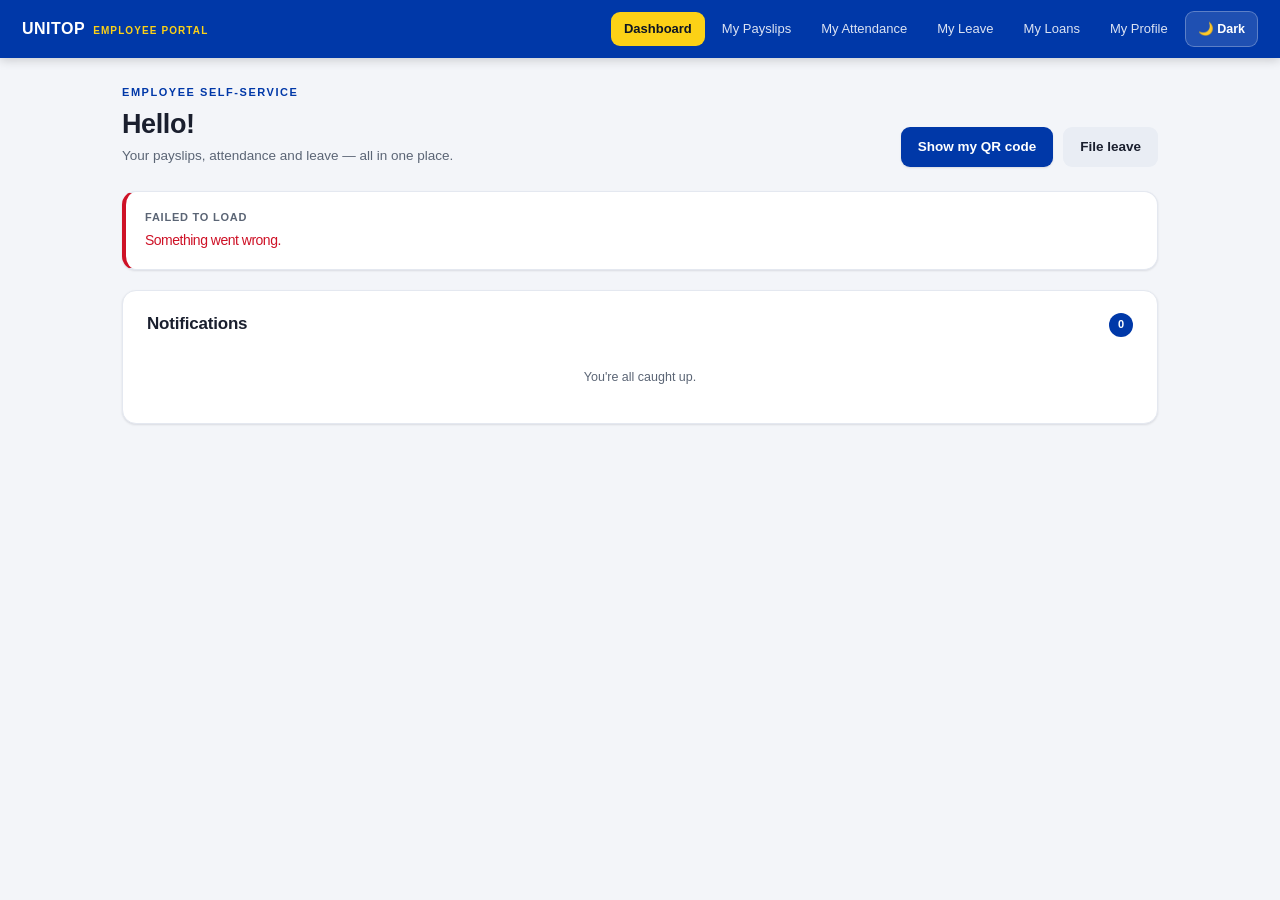
<file: index.html>
<!DOCTYPE html>
<html lang="en">
<head>
<script>(function(){try{var t=localStorage.getItem('unitop-theme');if(!t){t=(window.matchMedia&&window.matchMedia('(prefers-color-scheme: dark)').matches)?'dark':'light';}document.documentElement.setAttribute('data-theme',t);}catch(e){}})();</script>
<meta charset="UTF-8">
<meta name="viewport" content="width=device-width, initial-scale=1">
<meta name="theme-color" content="#0038A8">
<title>My Dashboard — UNITOP Employee Portal</title>
<link rel="stylesheet" href="assets/css/style.css?v=20261031notifications">
</head>
<body>
<nav class="employee-nav">
    <span class="brand">UNITOP <small>Employee Portal</small></span>
    <div class="nav-links">
        <a href="index.html" data-page="index.html" aria-current="page">Dashboard</a>
        <a href="payslips.html" data-page="payslips.html">My Payslips</a>
        <a href="attendance.html" data-page="attendance.html">My Attendance</a>
        <a href="leave.html" data-page="leave.html">My Leave</a>
        <a href="loans.html" data-page="loans.html">My Loans</a>
        <a href="profile.html" data-page="profile.html">My Profile</a>
        <button type="button" class="theme-toggle" data-theme-toggle>🌙 Dark</button>
    </div>
</nav>

<main class="container">

    <header class="page-head">
        <div class="page-head-main">
            <p class="eyebrow">Employee self-service</p>
            <h1>Hello!</h1>
            <p class="subtitle">Your payslips, attendance and leave — all in one place.</p>
        </div>
        <div class="page-head-actions">
            <a class="btn btn-primary" href="attendance.html">Show my QR code</a>
            <a class="btn btn-plain" href="leave.html">File leave</a>
        </div>
    </header>

    <div id="kpi-grid" class="kpi-grid">
        <div class="kpi-tile"><div class="kpi-label">Loading…</div></div>
    </div>

    <div class="card notification-card" id="notification-card">
        <div class="card-head">
            <h2 class="card-title">Notifications</h2>
            <span id="notification-count" class="notification-count">0</span>
        </div>
        <div id="notification-list" class="notification-list">
            <div class="notification-empty">Loading…</div>
        </div>
    </div>

</main>

<script src="assets/js/axios.min.js"></script>
<script src="assets/js/sweetalert2.min.js"></script>
<script src="assets/js/dialogs.js"></script>
<script src="assets/js/api.js?v=20261020logoutalert"></script>
<script src="assets/js/dashboard.js?v=20261031notifications"></script>
<script src="assets/js/theme.js"></script>
</body>
</html>
</file>
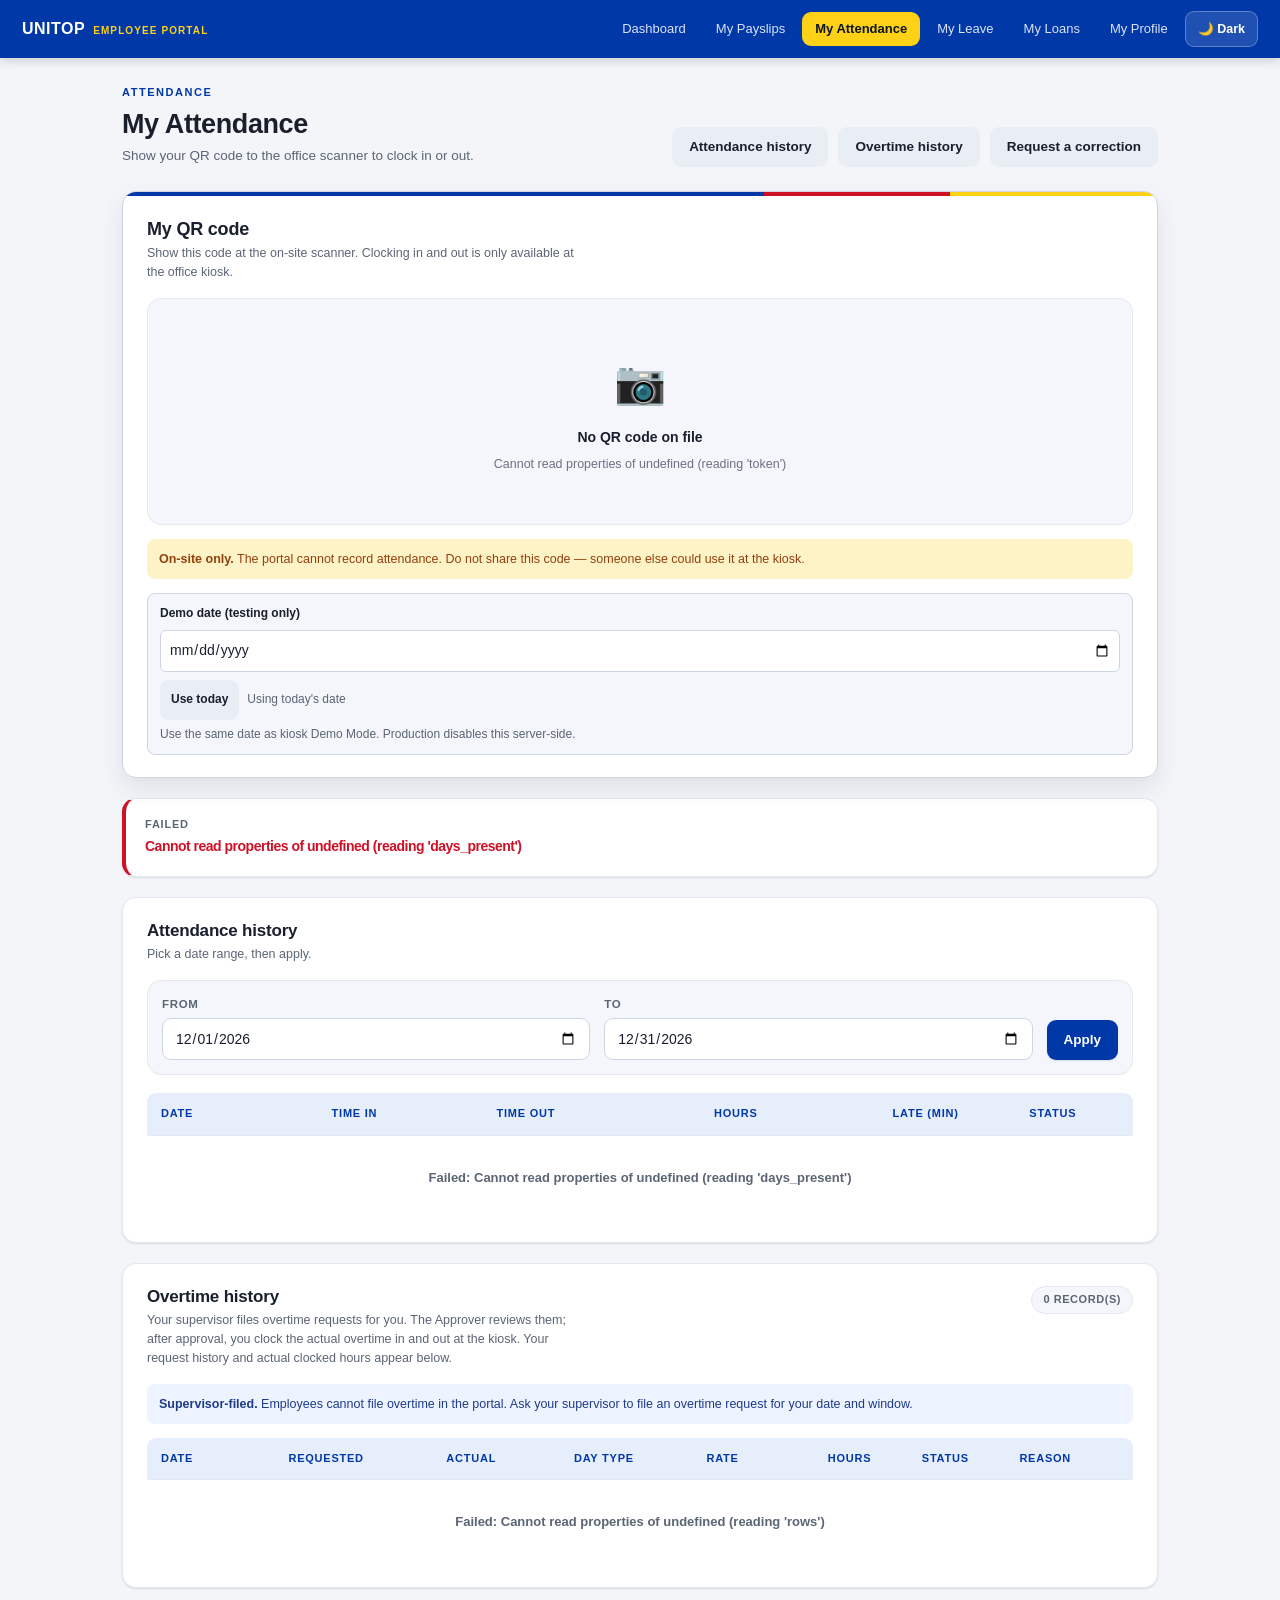
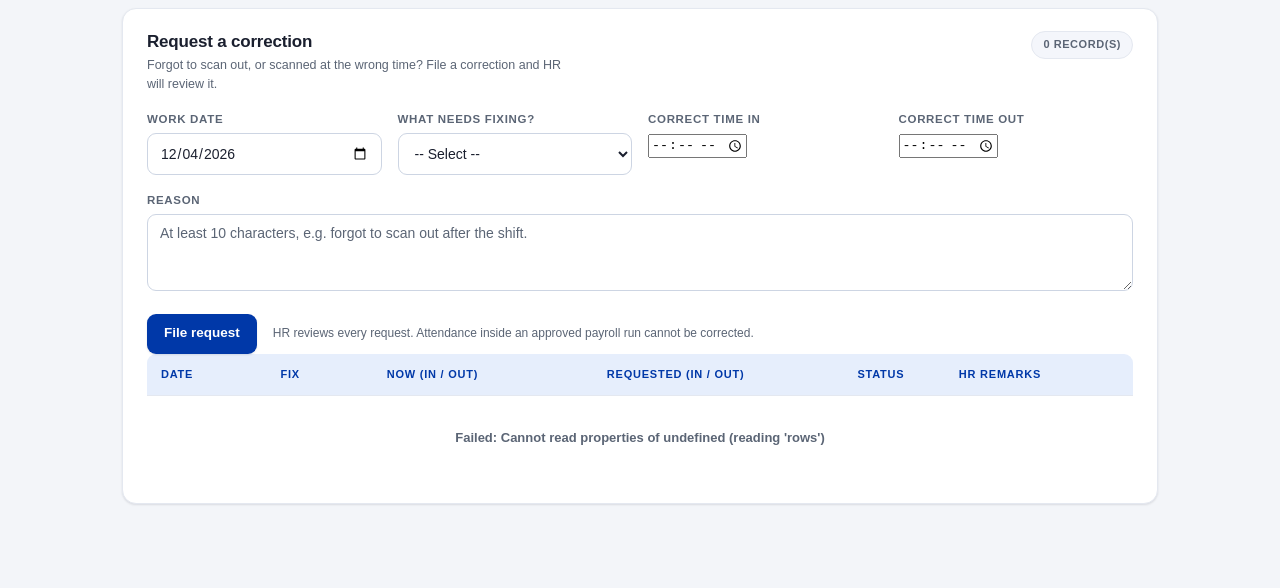
<file: attendance.html>
<!DOCTYPE html>
<html lang="en">
<head>
<script>(function(){try{var t=localStorage.getItem('unitop-theme');if(!t){t=(window.matchMedia&&window.matchMedia('(prefers-color-scheme: dark)').matches)?'dark':'light';}document.documentElement.setAttribute('data-theme',t);}catch(e){}})();</script>
<meta charset="UTF-8">
<meta name="viewport" content="width=device-width, initial-scale=1">
<meta name="theme-color" content="#0038A8">
<title>My Attendance — UNITOP Employee Portal</title>
<link rel="stylesheet" href="assets/css/style.css">
</head>
<body>
<nav class="employee-nav">
    <span class="brand">UNITOP <small>Employee Portal</small></span>
    <div class="nav-links">
        <a href="index.html" data-page="index.html">Dashboard</a>
        <a href="payslips.html" data-page="payslips.html">My Payslips</a>
        <a href="attendance.html" data-page="attendance.html" aria-current="page">My Attendance</a>
        <a href="leave.html" data-page="leave.html">My Leave</a>
        <a href="loans.html" data-page="loans.html">My Loans</a>
        <a href="profile.html" data-page="profile.html">My Profile</a>
        <button type="button" class="theme-toggle" data-theme-toggle>ðŸŒ™ Dark</button>
    </div>
</nav>

<main class="container">

    <header class="page-head">
        <div class="page-head-main">
            <p class="eyebrow">Attendance</p>
            <h1>My Attendance</h1>
            <p class="subtitle">Show your QR code to the office scanner to clock in or out.</p>
        </div>
        <div class="page-head-actions">
            <a class="btn btn-plain" href="#history">Attendance history</a>
            <a class="btn btn-plain" href="#overtime">Overtime history</a>
            <a class="btn btn-plain" href="#corrections">Request a correction</a>
        </div>
    </header>

    <div id="msg" class="msg hidden"></div>

    <!-- ================= MY QR CODE — for the on-site scanner only ================= -->
    <div class="card" id="qr-card">
        <div class="card-head">
            <div>
                <h2 class="card-title">My QR code</h2>
                <p class="card-sub">Show this code at the on-site scanner. Clocking in and out is only available at the office kiosk.</p>
            </div>
        </div>

        <div id="qr-display">
            <div class="card-sub">Loading your codeâ€¦</div>
        </div>

        <div style="margin-top:14px;padding:10px 12px;border-radius:8px;background:#fef3c7;color:#92400e;font-size:12.5px;">
            <strong>On-site only.</strong> The portal cannot record attendance. Do not share this code — someone else could use it at the kiosk.
        </div>

        <div style="margin-top:14px;padding:10px 12px;border:1px solid var(--border-mid);border-radius:8px;background:var(--surface-2);font-size:12px;color:var(--muted);">
            <label for="qr_demo_date" style="font-weight:700;color:var(--text);">Demo date (testing only)</label>
            <div style="display:flex;gap:8px;align-items:center;flex-wrap:wrap;margin-top:6px;">
                <input type="date" id="qr_demo_date" style="padding:6px 8px;border:1px solid var(--border-mid);border-radius:6px;background:var(--control-bg);color:var(--text);">
                <button type="button" class="btn btn-plain" id="qr_demo_clear" style="padding:6px 10px;font-size:12px;">Use today</button>
                <span id="qr_demo_note" style="color:var(--muted);"></span>
            </div>
            <div style="margin-top:5px;color:var(--muted);">Use the same date as kiosk Demo Mode. Production disables this server-side.</div>
        </div>
    </div>

    <!-- ================= THIS MONTH AT A GLANCE ================= -->
    <div id="kpi-grid" class="kpi-grid">
        <div class="kpi-tile"><div class="kpi-label">Loadingâ€¦</div></div>
    </div>

    <!-- ================= ATTENDANCE HISTORY ================= -->
    <div class="card" id="history">
        <div class="card-head">
            <div>
                <h2 class="card-title">Attendance history</h2>
                <p class="card-sub">Pick a date range, then apply.</p>
            </div>
            <span class="scroll-hint" aria-hidden="true">Swipe â†’</span>
        </div>

        <form id="filter-form" class="filter-form">
            <div class="field">
                <label class="field-label" for="from_date">From</label>
                <input type="date" id="from_date" name="from_date" required>
            </div>
            <div class="field">
                <label class="field-label" for="to_date">To</label>
                <input type="date" id="to_date" name="to_date" required>
            </div>
            <button class="btn btn-primary" type="submit">Apply</button>
        </form>

        <div class="table-wrap">
            <table>
                <thead>
                    <tr>
                        <th scope="col">Date</th>
                        <th scope="col" class="col-center">Time In</th>
                        <th scope="col" class="col-center">Time Out</th>
                        <th scope="col" style="text-align:right;">Hours</th>
                        <th scope="col" style="text-align:right;">Late (min)</th>
                        <th scope="col" class="col-center">Status</th>
                    </tr>
                </thead>
                <tbody id="rows">
                    <tr class="loading-row"><td colspan="6">Loadingâ€¦</td></tr>
                </tbody>
            </table>
        </div>
    </div>

    <!-- ================= OVERTIME HISTORY ================= -->
    <div class="card" id="overtime">
        <div class="card-head">
            <div>
                <h2 class="card-title">Overtime history</h2>
                <p class="card-sub">Your supervisor files overtime requests for you. The Approver reviews them; after approval, you clock the actual overtime in and out at the kiosk. Your request history and actual clocked hours appear below.</p>
            </div>
            <span class="count-pill" id="ot-count">0 record(s)</span>
        </div>

        <div style="margin-bottom:14px;padding:10px 12px;border-radius:8px;background:#eef4ff;color:#1e3a8a;font-size:12.5px;">
            <strong>Supervisor-filed.</strong> Employees cannot file overtime in the portal. Ask your supervisor to file an overtime request for your date and window.
        </div>

        <div class="table-wrap">
            <table>
                <thead>
                    <tr>
                        <th scope="col">Date</th>
                        <th scope="col" class="col-center">Requested</th>
                        <th scope="col" class="col-center">Actual</th>
                        <th scope="col" class="col-center">Day type</th>
                        <th scope="col" class="col-center">Rate</th>
                        <th scope="col" style="text-align:right;">Hours</th>
                        <th scope="col" class="col-center">Status</th>
                        <th scope="col">Reason</th>
                    </tr>
                </thead>
                <tbody id="ot-rows">
                    <tr class="loading-row"><td colspan="8">Loading...</td></tr>
                </tbody>
            </table>
        </div>
    </div>

    <!-- ================= REQUEST A CORRECTION ================= -->
    <div class="card" id="corrections">
        <div class="card-head">
            <div>
                <h2 class="card-title">Request a correction</h2>
                <p class="card-sub">Forgot to scan out, or scanned at the wrong time? File a correction and HR will review it.</p>
            </div>
            <div class="card-head-side">
                <span class="count-pill" id="correction-count">0 record(s)</span>
                <span class="scroll-hint" aria-hidden="true">Swipe &rarr;</span>
            </div>
        </div>

        <form id="correction-form">
            <div class="form-grid">
                <div class="field">
                    <label class="field-label" for="correction_date">Work date</label>
                    <input type="date" id="correction_date" name="correction_date" required>
                </div>
                <div class="field">
                    <label class="field-label" for="correction_type">What needs fixing?</label>
                    <select id="correction_type" name="correction_type" required>
                        <option value="">-- Select --</option>
                        <option value="clock_in">Clock-in time</option>
                        <option value="clock_out">Clock-out time</option>
                        <option value="both">Both times</option>
                    </select>
                </div>
                <div class="field">
                    <label class="field-label" for="requested_time_in">Correct time in</label>
                    <input type="time" id="requested_time_in" name="requested_time_in">
                </div>
                <div class="field">
                    <label class="field-label" for="requested_time_out">Correct time out</label>
                    <input type="time" id="requested_time_out" name="requested_time_out">
                </div>
            </div>
            <div class="field" style="margin-bottom:16px;">
                <label class="field-label" for="correction_reason">Reason</label>
                <textarea id="correction_reason" name="correction_reason" rows="3" maxlength="500" required placeholder="At least 10 characters, e.g. forgot to scan out after the shift."></textarea>
            </div>
            <div class="form-actions">
                <button class="btn btn-primary" type="submit">File request</button>
                <p class="form-note">HR reviews every request. Attendance inside an approved payroll run cannot be corrected.</p>
            </div>
        </form>

        <div class="table-wrap">
            <table>
                <thead>
                    <tr>
                        <th scope="col">Date</th>
                        <th scope="col" class="col-center">Fix</th>
                        <th scope="col" class="col-center">Now (in / out)</th>
                        <th scope="col" class="col-center">Requested (in / out)</th>
                        <th scope="col" class="col-center">Status</th>
                        <th scope="col">HR remarks</th>
                    </tr>
                </thead>
                <tbody id="correction-rows">
                    <tr class="loading-row"><td colspan="6">Loading...</td></tr>
                </tbody>
            </table>
        </div>
    </div>

</main>

<script src="assets/js/axios.min.js"></script>
<script src="assets/js/sweetalert2.min.js"></script>
<script src="assets/js/dialogs.js"></script>
<script src="assets/js/qrcode.min.js"></script>
<script src="assets/js/api.js?v=20261020logoutalert"></script>
<script src="assets/js/attendance.js?v=20261030qrvalue"></script>
<script src="assets/js/theme.js"></script>
</body>
</html>
</file>
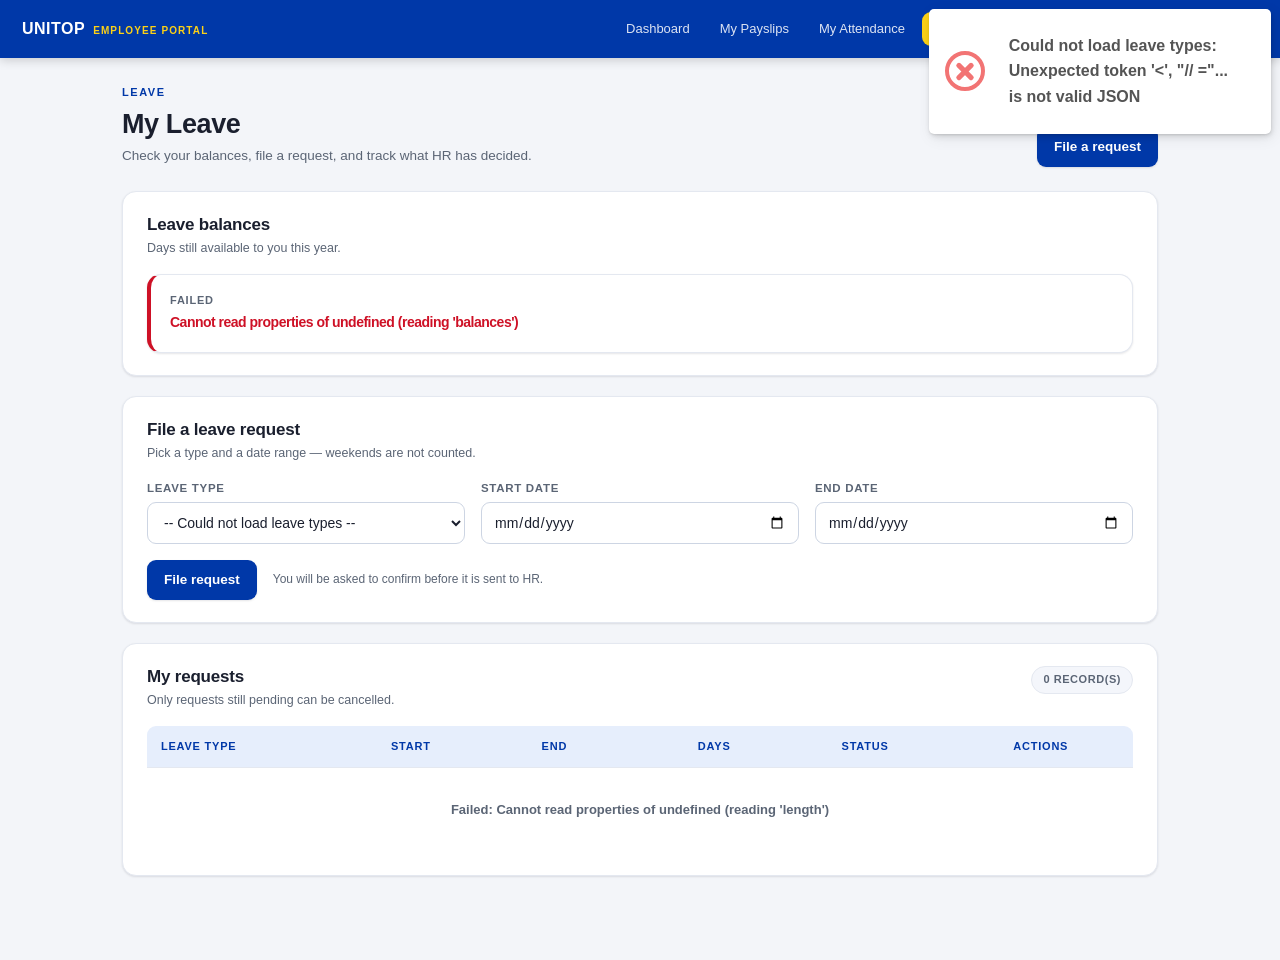
<file: leave.html>
<!DOCTYPE html>
<html lang="en">
<head>
<script>(function(){try{var t=localStorage.getItem('unitop-theme');if(!t){t=(window.matchMedia&&window.matchMedia('(prefers-color-scheme: dark)').matches)?'dark':'light';}document.documentElement.setAttribute('data-theme',t);}catch(e){}})();</script>
<meta charset="UTF-8">
<meta name="viewport" content="width=device-width, initial-scale=1">
<meta name="theme-color" content="#0038A8">
<title>My Leave — UNITOP Employee Portal</title>
<link rel="stylesheet" href="assets/css/style.css">
</head>
<body>
<nav class="employee-nav">
    <span class="brand">UNITOP <small>Employee Portal</small></span>
    <div class="nav-links">
        <a href="index.html" data-page="index.html">Dashboard</a>
        <a href="payslips.html" data-page="payslips.html">My Payslips</a>
        <a href="attendance.html" data-page="attendance.html">My Attendance</a>
        <a href="leave.html" data-page="leave.html" aria-current="page">My Leave</a>
        <a href="loans.html" data-page="loans.html">My Loans</a>
        <a href="profile.html" data-page="profile.html">My Profile</a>
        <button type="button" class="theme-toggle" data-theme-toggle>🌙 Dark</button>
    </div>
</nav>

<main class="container">

    <header class="page-head">
        <div class="page-head-main">
            <p class="eyebrow">Leave</p>
            <h1>My Leave</h1>
            <p class="subtitle">Check your balances, file a request, and track what HR has decided.</p>
        </div>
        <div class="page-head-actions">
            <a class="btn btn-primary" href="#leave-form">File a request</a>
        </div>
    </header>

    <div id="msg" class="msg hidden"></div>

    <!-- ================= BALANCES ================= -->
    <div class="card">
        <div class="card-head">
            <div>
                <h2 class="card-title">Leave balances</h2>
                <p class="card-sub">Days still available to you this year.</p>
            </div>
        </div>
        <div id="balances-grid" class="kpi-grid">
            <div class="kpi-tile"><div class="kpi-label">Loading…</div></div>
        </div>
    </div>

    <!-- ================= FILE A REQUEST ================= -->
    <div class="card">
        <div class="card-head">
            <div>
                <h2 class="card-title">File a leave request</h2>
                <p class="card-sub">Pick a type and a date range — weekends are not counted.</p>
            </div>
        </div>

        <form id="leave-form">
            <div class="form-grid">
                <div class="field">
                    <label class="field-label" for="leave_type_id">Leave type</label>
                    <select id="leave_type_id" name="leave_type_id" required>
                        <option value="">-- Select --</option>
                    </select>
                </div>
                <div class="field">
                    <label class="field-label" for="start_date">Start date</label>
                    <input type="date" id="start_date" name="start_date" required>
                </div>
                <div class="field">
                    <label class="field-label" for="end_date">End date</label>
                    <input type="date" id="end_date" name="end_date" required>
                </div>
            </div>
            <div class="form-actions">
                <button class="btn btn-primary" type="submit">File request</button>
                <p class="form-note">You will be asked to confirm before it is sent to HR.</p>
            </div>
        </form>
    </div>

    <!-- ================= MY REQUESTS ================= -->
    <div class="card" id="requests">
        <div class="card-head">
            <div>
                <h2 class="card-title">My requests</h2>
                <p class="card-sub">Only requests still pending can be cancelled.</p>
            </div>
            <div class="card-head-side">
                <span class="count-pill" id="record-count">0 record(s)</span>
                <span class="scroll-hint" aria-hidden="true">Swipe →</span>
            </div>
        </div>

        <div class="table-wrap">
            <table>
                <thead>
                    <tr>
                        <th scope="col">Leave Type</th>
                        <th scope="col">Start</th>
                        <th scope="col">End</th>
                        <th scope="col" class="col-center">Days</th>
                        <th scope="col" class="col-center">Status</th>
                        <th scope="col" class="col-center">Actions</th>
                    </tr>
                </thead>
                <tbody id="rows">
                    <tr class="loading-row"><td colspan="6">Loading…</td></tr>
                </tbody>
            </table>
        </div>
    </div>

</main>

<script src="assets/js/axios.min.js"></script>
<script src="assets/js/sweetalert2.min.js"></script>
<script src="assets/js/dialogs.js"></script>
<script src="assets/js/api.js?v=20261020logoutalert"></script>
<script src="assets/js/leave.js?v=20261018e"></script>
<script src="assets/js/theme.js"></script>
</body>
</html>
</file>
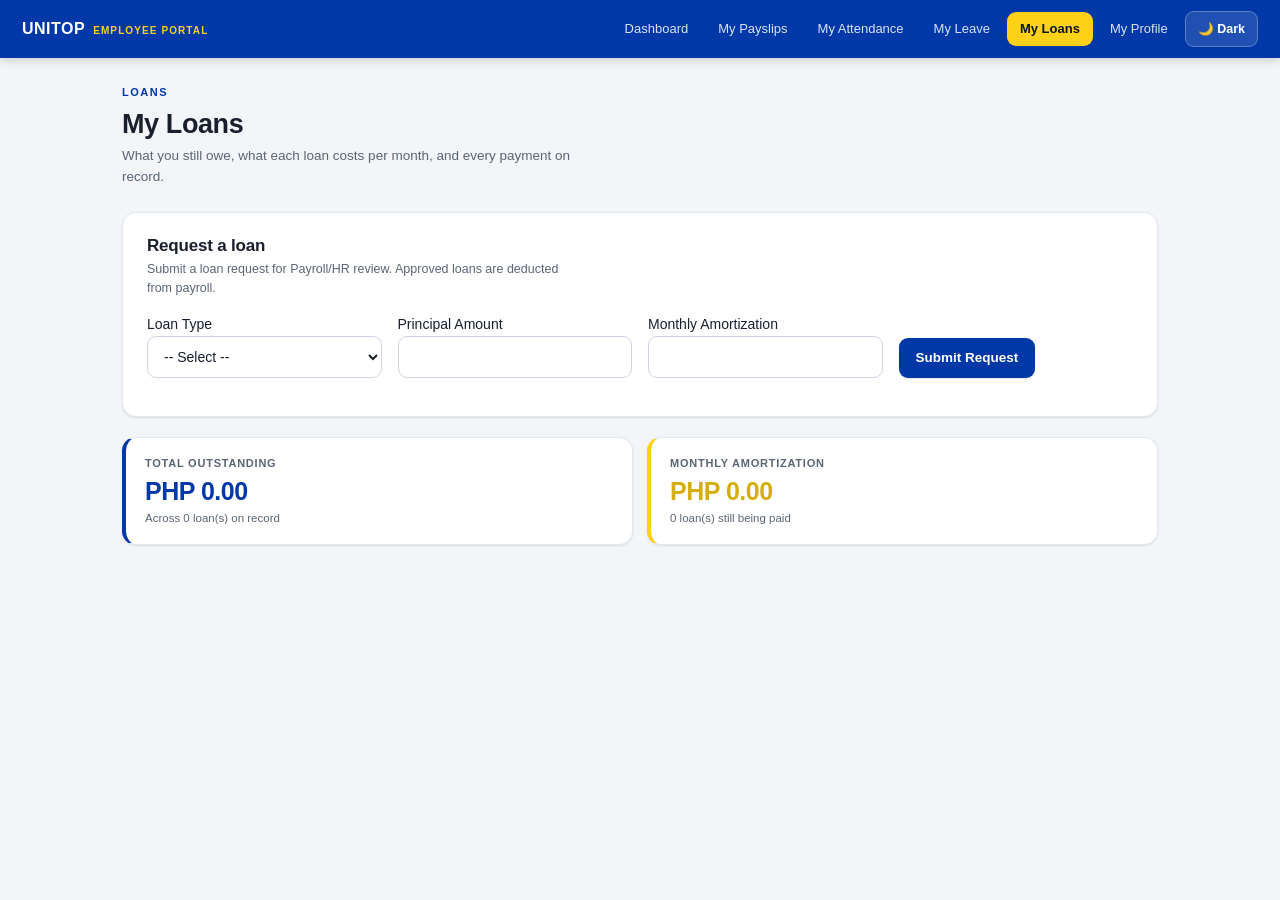
<file: loans.html>
<!DOCTYPE html>
<html lang="en">
<head>
<script>(function(){try{var t=localStorage.getItem('unitop-theme');if(!t){t=(window.matchMedia&&window.matchMedia('(prefers-color-scheme: dark)').matches)?'dark':'light';}document.documentElement.setAttribute('data-theme',t);}catch(e){}})();</script>
<meta charset="UTF-8">
<meta name="viewport" content="width=device-width, initial-scale=1">
<meta name="theme-color" content="#0038A8">
<title>My Loans - UNITOP Employee Portal</title>
<link rel="stylesheet" href="assets/css/style.css">
</head>
<body>
<nav class="employee-nav">
    <span class="brand">UNITOP <small>Employee Portal</small></span>
    <div class="nav-links">
        <a href="index.html" data-page="index.html">Dashboard</a>
        <a href="payslips.html" data-page="payslips.html">My Payslips</a>
        <a href="attendance.html" data-page="attendance.html">My Attendance</a>
        <a href="leave.html" data-page="leave.html">My Leave</a>
        <a href="loans.html" data-page="loans.html" aria-current="page">My Loans</a>
        <a href="profile.html" data-page="profile.html">My Profile</a>
        <button type="button" class="theme-toggle" data-theme-toggle>Dark</button>
    </div>
</nav>

<main class="container">

    <header class="page-head">
        <div class="page-head-main">
            <p class="eyebrow">Loans</p>
            <h1>My Loans</h1>
            <p class="subtitle">What you still owe, what each loan costs per month, and every payment on record.</p>
        </div>
    </header>

    <div id="msg" class="msg hidden"></div>

    <div class="card">
        <div class="card-head">
            <div>
                <h2 class="card-title">Request a loan</h2>
                <p class="card-sub">Submit a loan request for Payroll/HR review. Approved loans are deducted from payroll.</p>
            </div>
        </div>
        <div id="loan-request-msg" class="msg hidden"></div>
        <form id="loan-request-form" class="form-grid">
            <div>
                <label>Loan Type</label>
                <select id="request_loan_type" required>
                    <option value="">-- Select --</option>
                    <option>SSS Loan</option>
                    <option>Pag-IBIG Loan</option>
                    <option>Company Loan</option>
                    <option>Cash Advance</option>
                </select>
            </div>
            <div>
                <label>Principal Amount</label>
                <input type="number" id="request_principal" min="0.01" step="0.01" required>
            </div>
            <div>
                <label>Monthly Amortization</label>
                <input type="number" id="request_amortization" min="0.01" step="0.01" required>
            </div>
            <div style="display:flex;align-items:end;">
                <button type="submit" class="btn btn-primary" id="request-loan-btn">Submit Request</button>
            </div>
        </form>
    </div>

    <div id="kpi-grid" class="kpi-grid">

    <div class="card">
        <div class="card-head">
            <div>
                <h2 class="card-title">Loan accounts</h2>
                <p class="card-sub">Balances come straight from payroll's loan records. Contact HR if a loan is missing.</p>
            </div>
            <div class="card-head-side">
                <span class="count-pill" id="record-count">0 record(s)</span>
                <span class="scroll-hint" aria-hidden="true">Swipe &gt;</span>
            </div>
        </div>

        <div class="table-wrap">
            <table>
                <thead>
                    <tr>
                        <th scope="col">Loan</th>
                        <th scope="col">Type</th>
                        <th scope="col" style="text-align:right;">Principal</th>
                        <th scope="col" style="text-align:right;">Paid so far</th>
                        <th scope="col" style="text-align:right;">Outstanding</th>
                        <th scope="col" style="text-align:right;">Monthly</th>
                        <th scope="col" class="col-center">Status</th>
                    </tr>
                </thead>
                <tbody id="rows">
                    <tr class="loading-row"><td colspan="7">Loading...</td></tr>
                </tbody>
            </table>
        </div>
    </div>

    <div class="card">
        <div class="card-head">
            <div>
                <h2 class="card-title">Payment history</h2>
                <p class="card-sub">Loan deductions already applied to your payslips.</p>
            </div>
            <div class="card-head-side">
                <span class="count-pill" id="payment-count">0 record(s)</span>
                <span class="scroll-hint" aria-hidden="true">Swipe &gt;</span>
            </div>
        </div>

        <div class="table-wrap">
            <table>
                <thead>
                    <tr>
                        <th scope="col">Date</th>
                        <th scope="col">Loan</th>
                        <th scope="col" class="col-center">Payslip #</th>
                        <th scope="col" style="text-align:right;">Amount</th>
                    </tr>
                </thead>
                <tbody id="payment-rows">
                    <tr class="loading-row"><td colspan="4">Loading...</td></tr>
                </tbody>
            </table>
        </div>
    </div>

</main>

<script src="assets/js/axios.min.js"></script>
<script src="assets/js/sweetalert2.min.js"></script>
<script src="assets/js/dialogs.js"></script>
<script src="assets/js/api.js?v=20261020logoutalert"></script>
<script src="assets/js/loans.js?v=20261021request"></script>
<script src="assets/js/theme.js"></script>
</body>
</html>
</file>
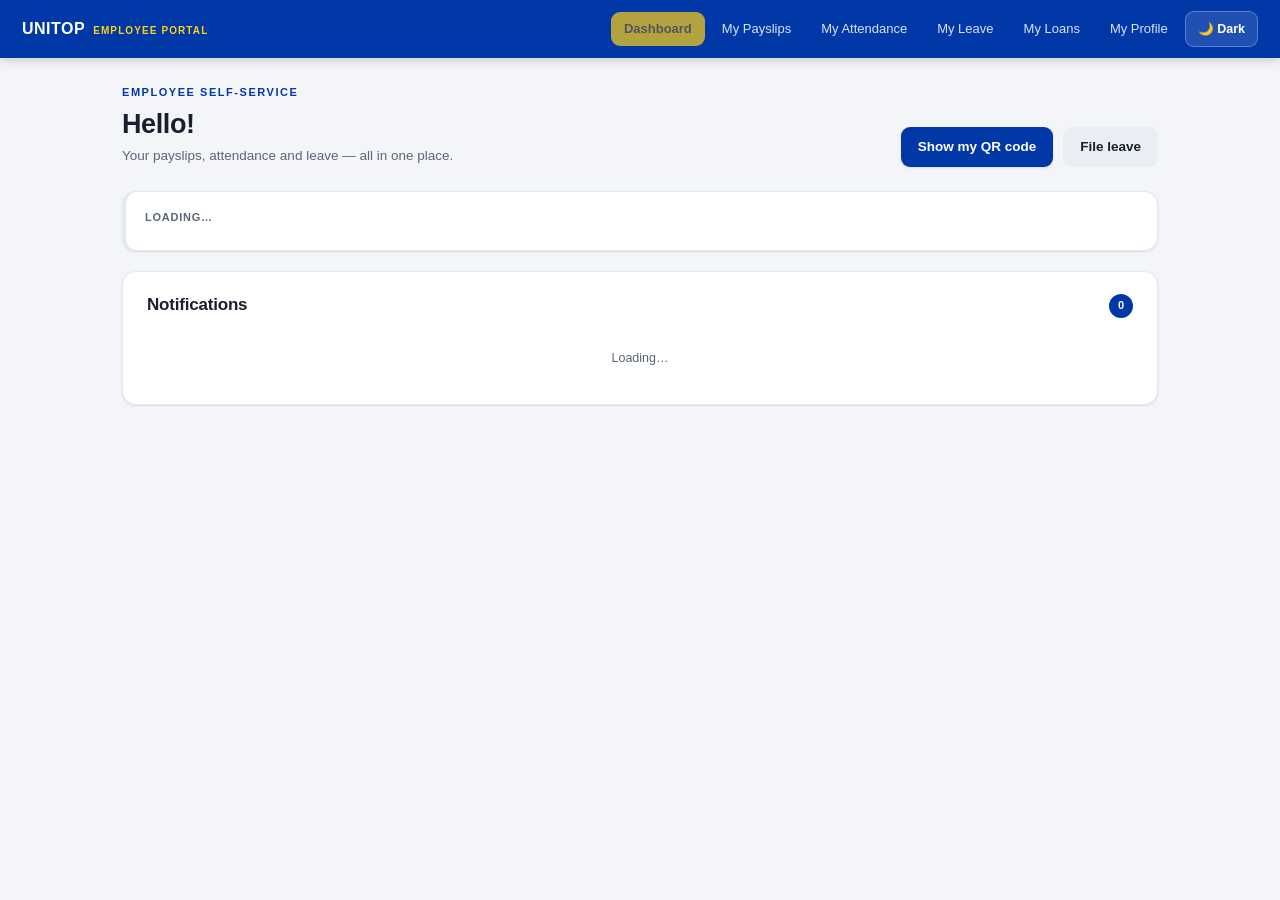
<file: login.html>
<!DOCTYPE html>
<html lang="en">
<head>
<script>(function(){try{var t=localStorage.getItem('unitop-theme');if(!t){t=(window.matchMedia&&window.matchMedia('(prefers-color-scheme: dark)').matches)?'dark':'light';}document.documentElement.setAttribute('data-theme',t);}catch(e){}})();</script>
<meta charset="UTF-8">
<meta name="viewport" content="width=device-width, initial-scale=1">
<meta name="theme-color" content="#0038A8">
<title>Employee Login — UNITOP</title>
<link rel="stylesheet" href="assets/css/style.css">
</head>
<body class="login-body">

<button type="button" class="theme-toggle theme-toggle-floating" data-theme-toggle>🌙 Dark</button>

<main class="login-wrap">
    <div class="login-card">
        <div class="login-brand">
            <h1>UNITOP</h1>
            <p class="login-sub">Employee Portal</p>
            <p class="login-tagline">Log in with the username and password HR gave you.</p>
        </div>

        <div id="msg" class="msg hidden" role="status" aria-live="polite"></div>

        <form id="login-form">
            <div class="login-field">
                <label for="username">Username</label>
                <input type="text" id="username" name="username" autocomplete="username"
                       autocapitalize="none" spellcheck="false" required autofocus>
            </div>
            <div class="login-field">
                <label for="password">Password</label>
                <input type="password" id="password" name="password" autocomplete="current-password" required>
            </div>
            <button class="btn btn-primary login-btn" type="submit" id="login-btn">Log In</button>
        </form>

        <p class="login-footer">UNITOP Payroll System — Employee Self-Service</p>
    </div>
</main>

<script src="assets/js/axios.min.js"></script>
<script src="assets/js/login.js"></script>
<script src="assets/js/theme.js"></script>
</body>
</html>
</file>
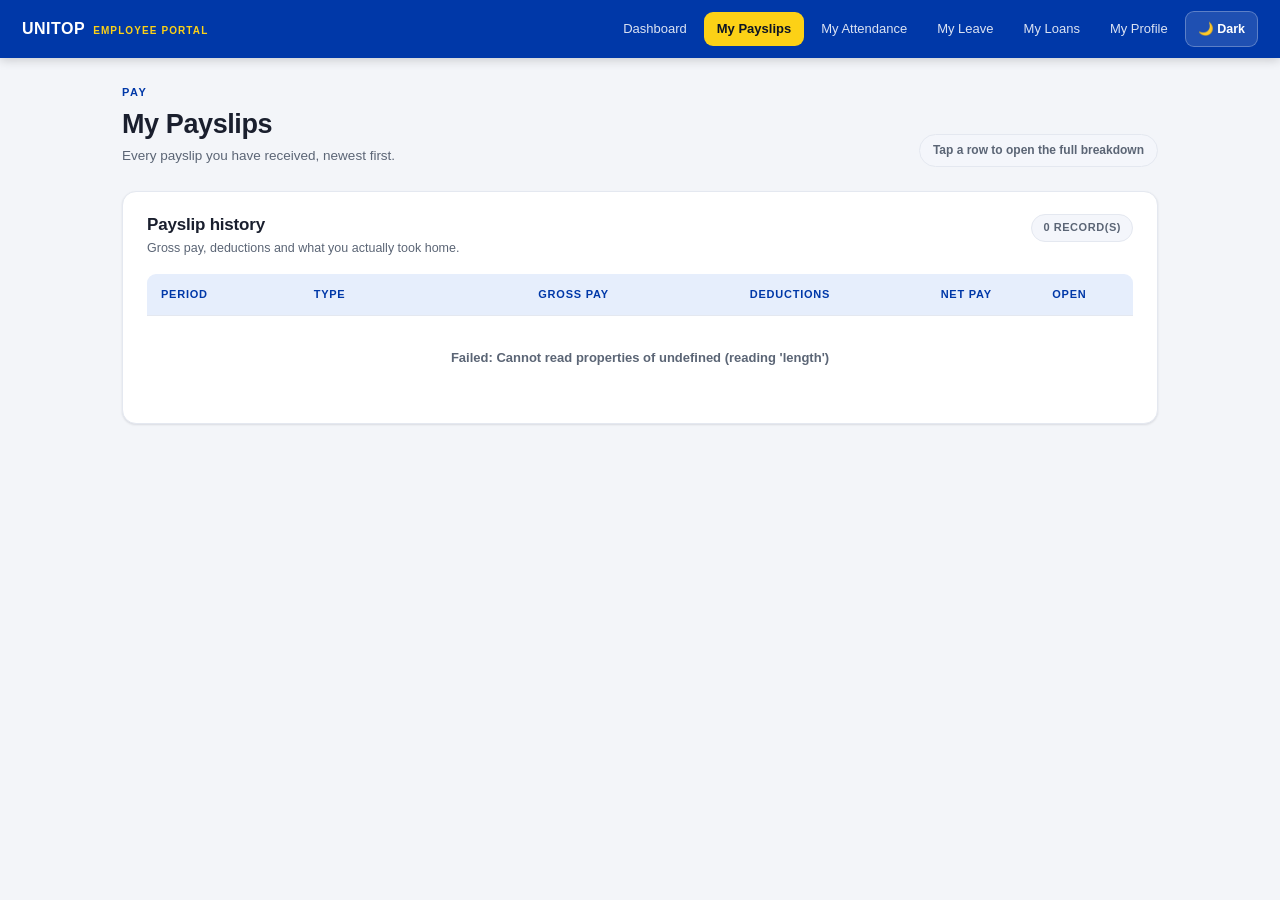
<file: payslips.html>
<!DOCTYPE html>
<html lang="en">
<head>
<script>(function(){try{var t=localStorage.getItem('unitop-theme');if(!t){t=(window.matchMedia&&window.matchMedia('(prefers-color-scheme: dark)').matches)?'dark':'light';}document.documentElement.setAttribute('data-theme',t);}catch(e){}})();</script>
<meta charset="UTF-8">
<meta name="viewport" content="width=device-width, initial-scale=1">
<meta name="theme-color" content="#0038A8">
<title>My Payslips — UNITOP Employee Portal</title>
<link rel="stylesheet" href="assets/css/style.css">
</head>
<body>
<nav class="employee-nav">
    <span class="brand">UNITOP <small>Employee Portal</small></span>
    <div class="nav-links">
        <a href="index.html" data-page="index.html">Dashboard</a>
        <a href="payslips.html" data-page="payslips.html" aria-current="page">My Payslips</a>
        <a href="attendance.html" data-page="attendance.html">My Attendance</a>
        <a href="leave.html" data-page="leave.html">My Leave</a>
        <a href="loans.html" data-page="loans.html">My Loans</a>
        <a href="profile.html" data-page="profile.html">My Profile</a>
        <button type="button" class="theme-toggle" data-theme-toggle>🌙 Dark</button>
    </div>
</nav>

<main class="container">

    <header class="page-head">
        <div class="page-head-main">
            <p class="eyebrow">Pay</p>
            <h1>My Payslips</h1>
            <p class="subtitle">Every payslip you have received, newest first.</p>
        </div>
        <div class="page-head-actions">
            <p class="pill-hint">Tap a row to open the full breakdown</p>
        </div>
    </header>

    <div id="msg" class="msg hidden"></div>

    <div class="card" id="payslip-list">
        <div class="card-head">
            <div>
                <h2 class="card-title">Payslip history</h2>
                <p class="card-sub">Gross pay, deductions and what you actually took home.</p>
            </div>
            <div class="card-head-side">
                <span class="count-pill" id="record-count">0 record(s)</span>
                <span class="scroll-hint" aria-hidden="true">Swipe →</span>
            </div>
        </div>

        <div class="table-wrap">
            <table>
                <thead>
                    <tr>
                        <th scope="col">Period</th>
                        <th scope="col">Type</th>
                        <th scope="col" style="text-align:right;">Gross Pay</th>
                        <th scope="col" style="text-align:right;">Deductions</th>
                        <th scope="col" style="text-align:right;">Net Pay</th>
                        <th scope="col" class="col-center">Open</th>
                    </tr>
                </thead>
                <tbody id="rows">
                    <tr class="loading-row"><td colspan="6">Loading…</td></tr>
                </tbody>
            </table>
        </div>
    </div>

</main>

<!-- Payslip detail modal -->
<div id="detail-modal" class="modal-overlay hidden" role="dialog" aria-modal="true" aria-label="Payslip details">
    <div class="modal-content">
        <button class="modal-close" id="detail-close" type="button" aria-label="Close">&times;</button>
        <div id="detail-body">Loading…</div>
        <div class="modal-actions">
            <button class="btn btn-plain" id="detail-print" type="button">Print</button>
            <button class="btn btn-primary" id="detail-done" type="button">Close</button>
        </div>
    </div>
</div>

<script src="assets/js/axios.min.js"></script>
<script src="assets/js/sweetalert2.min.js"></script>
<script src="assets/js/dialogs.js"></script>
<script src="assets/js/api.js?v=20261020logoutalert"></script>
<script src="assets/js/payslips.js?v=20261031hidepremium"></script>
<script src="assets/js/theme.js"></script>
</body>
</html>
</file>
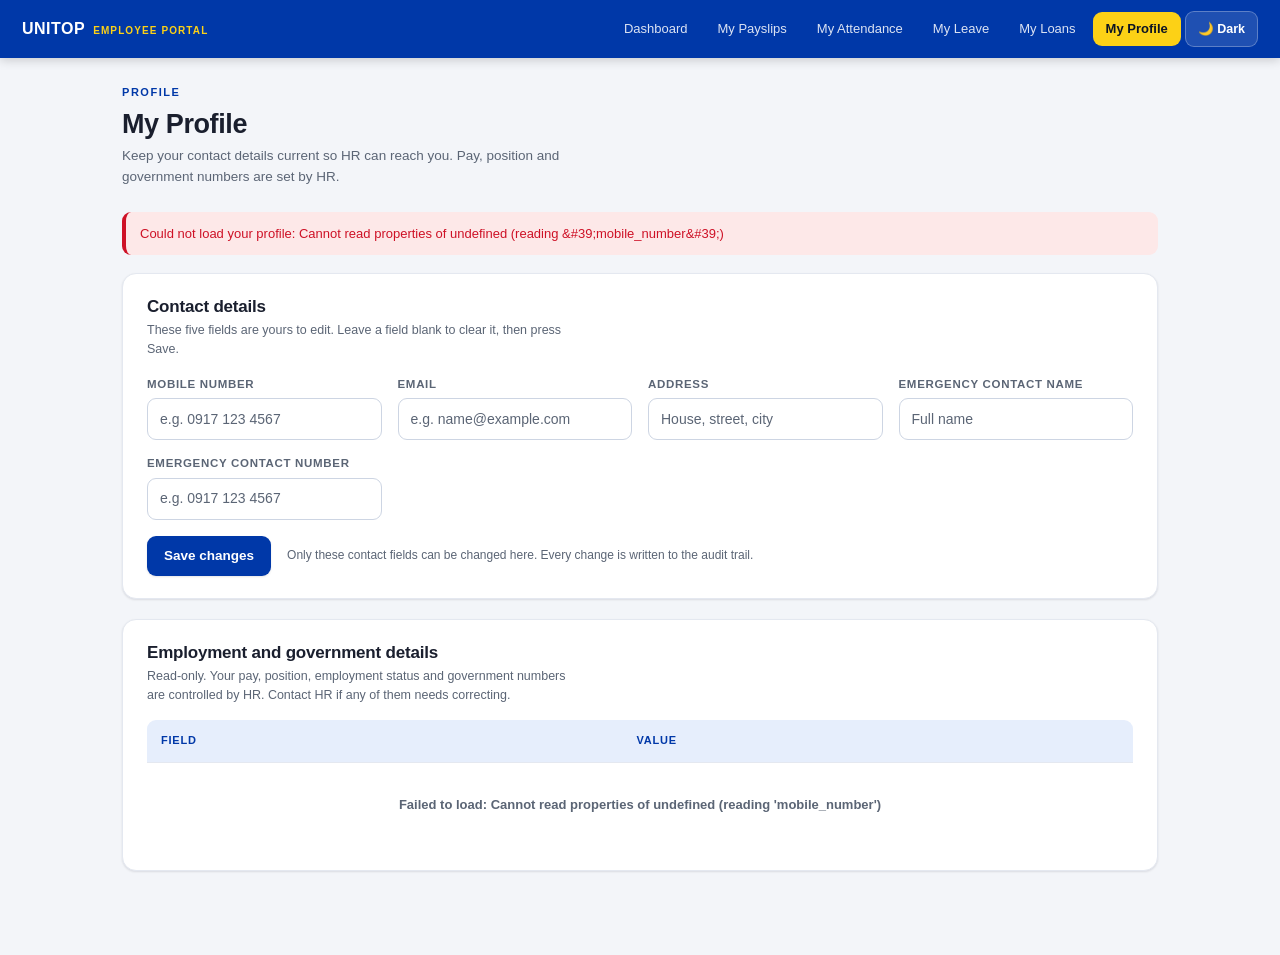
<file: profile.html>
<!DOCTYPE html>
<html lang="en">
<head>
<script>(function(){try{var t=localStorage.getItem('unitop-theme');if(!t){t=(window.matchMedia&&window.matchMedia('(prefers-color-scheme: dark)').matches)?'dark':'light';}document.documentElement.setAttribute('data-theme',t);}catch(e){}})();</script>
<meta charset="UTF-8">
<meta name="viewport" content="width=device-width, initial-scale=1">
<meta name="theme-color" content="#0038A8">
<title>My Profile - UNITOP Employee Portal</title>
<link rel="stylesheet" href="assets/css/style.css">
</head>
<body>
<nav class="employee-nav">
    <span class="brand">UNITOP <small>Employee Portal</small></span>
    <div class="nav-links">
        <a href="index.html" data-page="index.html">Dashboard</a>
        <a href="payslips.html" data-page="payslips.html">My Payslips</a>
        <a href="attendance.html" data-page="attendance.html">My Attendance</a>
        <a href="leave.html" data-page="leave.html">My Leave</a>
        <a href="loans.html" data-page="loans.html">My Loans</a>
        <a href="profile.html" data-page="profile.html" aria-current="page">My Profile</a>
        <button type="button" class="theme-toggle" data-theme-toggle>Dark</button>
    </div>
</nav>

<main class="container">

    <header class="page-head">
        <div class="page-head-main">
            <p class="eyebrow">Profile</p>
            <h1>My Profile</h1>
            <p class="subtitle">Keep your contact details current so HR can reach you. Pay, position and government numbers are set by HR.</p>
        </div>
    </header>

    <div id="msg" class="msg hidden"></div>

    <div class="card">
        <div class="card-head">
            <div>
                <h2 class="card-title">Contact details</h2>
                <p class="card-sub">These five fields are yours to edit. Leave a field blank to clear it, then press Save.</p>
            </div>
        </div>

        <form id="profile-form" novalidate>
            <div class="form-grid">
                <div class="field">
                    <label class="field-label" for="mobile_number">Mobile number</label>
                    <input type="text" id="mobile_number" maxlength="30" inputmode="tel" autocomplete="tel" placeholder="e.g. 0917 123 4567">
                </div>
                <div class="field">
                    <label class="field-label" for="email">Email</label>
                    <input type="email" id="email" maxlength="150" autocomplete="email" placeholder="e.g. name@example.com">
                </div>
                <div class="field">
                    <label class="field-label" for="address">Address</label>
                    <input type="text" id="address" maxlength="255" autocomplete="street-address" placeholder="House, street, city">
                </div>
                <div class="field">
                    <label class="field-label" for="emergency_contact_name">Emergency contact name</label>
                    <input type="text" id="emergency_contact_name" maxlength="120" placeholder="Full name">
                </div>
                <div class="field">
                    <label class="field-label" for="emergency_contact_number">Emergency contact number</label>
                    <input type="text" id="emergency_contact_number" maxlength="30" inputmode="tel" autocomplete="tel" placeholder="e.g. 0917 123 4567">
                </div>
            </div>

            <div class="form-actions">
                <button class="btn btn-primary" type="submit" id="save-btn">Save changes</button>
                <p class="form-note">Only these contact fields can be changed here. Every change is written to the audit trail.</p>
            </div>
        </form>
    </div>

    <div class="card">
        <div class="card-head">
            <div>
                <h2 class="card-title">Employment and government details</h2>
                <p class="card-sub">Read-only. Your pay, position, employment status and government numbers are controlled by HR. Contact HR if any of them needs correcting.</p>
            </div>
        </div>

        <div class="table-wrap">
            <table>
                <thead>
                    <tr>
                        <th scope="col">Field</th>
                        <th scope="col">Value</th>
                    </tr>
                </thead>
                <tbody id="details-rows">
                    <tr class="loading-row"><td colspan="2">Loading...</td></tr>
                </tbody>
            </table>
        </div>
    </div>

</main>

<script src="assets/js/axios.min.js"></script>
<script src="assets/js/sweetalert2.min.js"></script>
<script src="assets/js/dialogs.js"></script>
<script src="assets/js/api.js?v=20261020logoutalert"></script>
<script src="assets/js/profile.js?v=20261018b"></script>
<script src="assets/js/theme.js"></script>
</body>
</html>
</file>
<file: assets/css/style.css>
/* =====================================================================
   UNITOP Employee Portal — Stylesheet
   ---------------------------------------------------------------------
   Employee-facing, phone-first. Two themes are pure variable overrides:
   `:root` holds the light palette, `html[data-theme="dark"]` re-declares
   only colours. No component rule knows which theme is active, so every
   NEW colour introduced here MUST be added to BOTH blocks.

   Brand: UNITOP blue / red / yellow.

   Rules of the road kept in this file:
   · an accent token (--blue/--red/--yellow) is used for TEXT, BORDERS and
     small chips — never as a large surface, because it brightens in dark
     mode and a big bright plate is both ugly and unreadable under dark
     body text;
   · the nav bar and the login backdrop keep their own deep-navy tokens
     (--nav-bg / --blue-deep) so they stay dark in both themes;
   · tap targets are ≥ 44px on small screens.

   The page scripts are frozen. Several blocks below exist only because the
   scripts emit inline styles / specific class names — those spots are
   marked "JS contract". Do not rename them.
   ===================================================================== */

*,
*::before,
*::after { box-sizing: border-box; }

/* =====================================================================
   TOKENS — light
   ===================================================================== */
:root {
    color-scheme: light;

    /* ---- Brand ---- */
    --blue:        #0038A8;
    --blue-dark:   #002a7a;
    --blue-deep:   #001a4d;   /* gradient / shadow depth, fixed both themes */
    --blue-lite:   #e6eefc;   /* also the focus tint                     */
    --red:         #CE1126;   /* red as TEXT / border accent             */
    --red-dark:    #a50d1e;
    --red-fill:    #CE1126;   /* red as a FILL behind a label            */
    --red-lite:    #fde8e8;
    --yellow:      #FCD116;
    --yellow-dark: #d4af0a;
    --yellow-lite: #fff8d6;
    --green:       #1e7d32;
    --green-lite:  #dff5e1;

    /* ---- Surfaces & text ---- */
    --bg:          #f3f5f9;
    --card:        #ffffff;
    --surface-2:   #f4f6fb;   /* inset panels, filter bar, fallback box  */
    --surface-3:   #e9eefa;   /* deeper inset: code chip, icon plates    */
    --text:        #1a1f2e;
    --muted:       #5b6575;   /* ~5.9:1 on --card, ~5.3:1 on --bg        */
    --border:      #e4e8f0;
    --border-mid:  #cdd5e3;

    /* ---- Controls & neutrals ---- */
    --control-bg:      #ffffff;
    --neutral:         #e9edf4;
    --neutral-hover:   #dbe1ec;
    --hover:           #f7f9fd;   /* table row hover                    */
    --disabled-bg:     #6b7280;   /* keeps a white label at ~4.8:1      */
    --on-accent:       #ffffff;   /* label on an accent FILL            */

    /* ---- Focus ---- */
    --focus:       var(--blue);
    --field-ring:  rgba(0, 56, 168, 0.18);

    /* ---- QR plate (must stay light: the scanner needs dark modules on a
            light field, so this one is deliberately NOT theme-flipped) ---- */
    --qr-plate:    #ffffff;
    --qr-frame:    #0038A8;

    /* ---- Nav chrome -------------------------------------------------
       The nav is always the deep brand blue, so it must NOT consume the
       brightened --blue from the dark block. Its labels stay light in
       both themes, hence its own --nav-text rather than --on-accent.   */
    --nav-bg:           #0038A8;
    --nav-text:         #ffffff;
    --nav-text-dim:     rgba(255, 255, 255, 0.86);
    --nav-hover:        rgba(255, 255, 255, 0.12);
    --nav-rule:         rgba(255, 255, 255, 0.16);
    --nav-accent:       #FCD116;
    --nav-accent-hover: #d4af0a;
    --nav-active-text:  #0d1424;   /* ~11.9:1 on the yellow active pill */

    /* ---- Radii & elevation ---- */
    --radius:      14px;
    --radius-sm:   9px;
    --radius-pill: 999px;
    --shadow-sm:   0 1px 2px rgba(16, 24, 40, 0.06), 0 1px 3px rgba(16, 24, 40, 0.05);
    --shadow-md:   0 10px 24px rgba(16, 24, 40, 0.09);
    --shadow-lg:   0 24px 64px rgba(9, 16, 33, 0.32);
}

/* =====================================================================
   TOKENS — dark (variables only)
   ===================================================================== */
html[data-theme="dark"] {
    color-scheme: dark;

    --bg:         #0f1420;
    --card:       #171e2e;
    --surface-2:  #1c2437;
    --surface-3:  #222c44;
    --text:       #e8ecf5;
    --muted:      #9aa4b8;   /* ~6.6:1 on --card                        */
    --border:     #263049;
    --border-mid: #33405e;

    --control-bg:    #101728;
    --neutral:       #2b344b;
    --neutral-hover: #38425e;
    --hover:         #1d2537;
    --disabled-bg:   #495570;
    --on-accent:     #0d1424;   /* accents brighten here, so labels go dark */

    --focus:      var(--blue);
    --field-ring: rgba(111, 155, 255, 0.28);

    /* The QR plate stays pale on purpose; only its frame deepens. */
    --qr-plate:   #eef2fb;
    --qr-frame:   #1c3f8c;

    --blue-lite:   #16233d;
    --red-lite:    #3a1a20;
    --yellow-lite: #3a3320;
    --green-lite:  #16301d;
    --blue:        #6f9bff;
    --blue-dark:   #4d84ff;
    --red:         #ff6b7d;
    --red-fill:    #b3324a;   /* fill stays deep enough for a white label */
    --red-dark:    #d9536a;
    --yellow:      #ffd94a;
    --yellow-dark: #e6c132;
    --green:       #5fd07a;

    --shadow-sm: 0 1px 2px rgba(0, 0, 0, 0.45);
    --shadow-md: 0 10px 24px rgba(0, 0, 0, 0.5);
    --shadow-lg: 0 24px 64px rgba(0, 0, 0, 0.6);

    /* --nav-* and --blue-deep are deliberately NOT overridden: the nav bar
       and the login gradient stay deep brand blue in both themes. */
}

/* =====================================================================
   BASE
   ===================================================================== */
html,
body { height: 100%; }

html { -webkit-text-size-adjust: 100%; }

body {
    margin: 0;
    font-family: -apple-system, BlinkMacSystemFont, "Segoe UI", Roboto, Arial, sans-serif;
    background: var(--bg);
    color: var(--text);
    font-size: 14px;
    line-height: 1.6;
    -webkit-font-smoothing: antialiased;
    transition: background-color .18s ease, color .18s ease, border-color .18s ease;
}

h1, h2, h3, h4 { margin: 0; }
p { margin: 0; }

a { color: var(--blue); }

::selection { background: var(--blue-lite); color: var(--text); }

/* =====================================================================
   FOCUS — one visible ring for every interactive thing
   ===================================================================== */
:where(a, button, input, select, textarea, summary, [tabindex]):focus-visible {
    outline: 2px solid var(--focus);
    outline-offset: 2px;
    border-radius: var(--radius-sm);
}
/* Dark surfaces need a ring that survives a dark background. */
html[data-theme="dark"] :where(a, button, input, select, textarea, [tabindex]):focus-visible {
    outline-color: var(--blue);
}

/* =====================================================================
   LAYOUT
   ===================================================================== */
.container {
    width: 100%;
    max-width: 1080px;
    margin: 0 auto;
    padding: 26px 22px 64px;
}

/* ---- Page head: eyebrow / title / subtitle + page action ------------- */
.page-head {
    display: flex;
    align-items: flex-end;
    justify-content: space-between;
    gap: 16px 24px;
    flex-wrap: wrap;
    margin: 0 0 24px;
}
.page-head-main { min-width: 0; }

.eyebrow {
    margin: 0 0 6px;
    font-size: 11px;
    font-weight: 700;
    letter-spacing: 0.14em;
    text-transform: uppercase;
    color: var(--blue);       /* accent as text only — allowed */
}
h1 {
    font-size: 27px;
    line-height: 1.2;
    font-weight: 800;
    letter-spacing: -0.4px;
    color: var(--text);
    margin: 0 0 6px;
}
.subtitle {
    color: var(--muted);
    font-size: 13.5px;
    line-height: 1.55;
    margin: 0;
    max-width: 60ch;          /* comfortable measure on wide screens */
}
.page-head-actions {
    display: flex;
    align-items: center;
    gap: 10px;
    flex-wrap: wrap;
}

/* =====================================================================
   THEME TOGGLE
   ===================================================================== */
.theme-toggle {
    display: inline-flex;
    align-items: center;
    justify-content: center;
    gap: 4px;
    min-height: 36px;
    background: var(--nav-hover);
    border: 1px solid rgba(255, 255, 255, 0.28);
    color: var(--nav-text);
    font-family: inherit;
    font-size: 12.5px;
    font-weight: 600;
    line-height: 1;
    padding: 8px 12px;
    border-radius: var(--radius-sm);
    cursor: pointer;
    white-space: nowrap;
    transition: background-color 0.15s, border-color 0.15s;
}
.theme-toggle:hover {
    background: rgba(255, 255, 255, 0.24);
    border-color: rgba(255, 255, 255, 0.5);
}
.theme-toggle:focus-visible { outline-color: var(--nav-accent); }

/* Login page — floating pill in the page corner. Dark translucent so the
   label stays light regardless of --on-accent. */
.theme-toggle-floating {
    position: fixed;
    top: 14px;
    right: 14px;
    z-index: 200;
    min-height: 40px;
    background: rgba(10, 20, 40, 0.55);
    border-color: rgba(255, 255, 255, 0.4);
    color: var(--nav-text);
    -webkit-backdrop-filter: blur(6px);
    backdrop-filter: blur(6px);
}

/* =====================================================================
   TOP NAV  (JS contract: nav, .nav-links a[data-page], .nav-user*)
   ===================================================================== */
.employee-nav {
    /* Deep brand blue in BOTH themes — deliberately not var(--blue), which
       brightens in the dark block and would break the white labels. */
    background: var(--nav-bg);
    color: var(--nav-text);
    display: flex;
    align-items: center;
    gap: 14px;
    padding: 0 22px;
    min-height: 58px;
    box-shadow: 0 2px 10px rgba(0, 0, 0, 0.18);
    position: sticky;
    top: 0;
    z-index: 100;
}
.employee-nav .brand {
    display: flex;
    align-items: baseline;
    gap: 8px;
    font-weight: 800;
    font-size: 16px;
    letter-spacing: 0.5px;
    color: var(--nav-text);
    white-space: nowrap;
}
.employee-nav .brand small {
    font-size: 10px;
    font-weight: 700;
    text-transform: uppercase;
    letter-spacing: 1.1px;
    color: var(--nav-accent);
}

.nav-links {
    display: flex;
    align-items: center;
    gap: 4px;
    margin-left: auto;         /* brand left, tabs pushed right */
}
.nav-links a {
    display: inline-flex;
    align-items: center;
    justify-content: center;
    min-height: 34px;
    color: var(--nav-text-dim);
    text-decoration: none;
    font-size: 13px;
    font-weight: 500;
    padding: 7px 13px;
    border-radius: var(--radius-sm);
    white-space: nowrap;
    transition: background 0.12s, color 0.12s;
}
.nav-links a:hover {
    background: var(--nav-hover);
    color: var(--nav-text);
}
/* Active page — yellow chip on the blue bar, dark label in both themes */
.nav-links a.active {
    background: var(--nav-accent);
    color: var(--nav-active-text);
    font-weight: 700;
}
.nav-links a.active:hover {
    background: var(--nav-accent-hover);
    color: var(--nav-active-text);
}

/* Injected by api.js — do not restructure these class names. */
.nav-user {
    display: flex;
    align-items: center;
    gap: 12px;
    min-width: 0;
}
.nav-user-info {
    display: flex;
    flex-direction: column;
    align-items: flex-end;
    text-align: right;
    line-height: 1.15;
    min-width: 0;
}
.nav-user-name {
    font-size: 13px;
    font-weight: 600;
    color: var(--nav-text);
    white-space: nowrap;
    overflow: hidden;
    text-overflow: ellipsis;
    max-width: 22ch;
}
.nav-user-role {
    font-size: 10px;
    color: var(--nav-accent);
    text-transform: uppercase;
    letter-spacing: 0.6px;
    font-weight: 600;
}
.nav-logout {
    display: inline-flex;
    align-items: center;
    justify-content: center;
    min-height: 34px;
    background: var(--red-fill);
    /* Always white: --red-fill stays deep enough for a white label in both
       themes (~5.6:1 light, ~5.2:1 dark). */
    color: #fff !important;
    padding: 7px 14px;
    border-radius: var(--radius-sm);
    font-size: 12.5px;
    font-weight: 600;
    text-decoration: none !important;
    white-space: nowrap;
    transition: background 0.15s;
}
.nav-logout:hover { background: var(--red-dark); }

/* =====================================================================
   CARDS
   ===================================================================== */
.card {
    background: var(--card);
    border: 1px solid var(--border);
    border-radius: var(--radius);
    padding: 22px 24px;
    box-shadow: var(--shadow-sm);
    margin: 0 0 20px;
    transition: background-color .18s ease, color .18s ease, border-color .18s ease;
}
.card > .card,
.card + .card { margin-top: 0; }

.card-head {
    display: flex;
    align-items: flex-start;
    justify-content: space-between;
    gap: 10px 16px;
    flex-wrap: wrap;
    margin: 0 0 16px;
}
.card-title {
    font-size: 17px;
    font-weight: 700;
    letter-spacing: -0.2px;
    line-height: 1.3;
    color: var(--text);
}
.card-sub {
    margin-top: 3px;
    font-size: 12.5px;
    line-height: 1.5;
    color: var(--muted);
    max-width: 62ch;
}
/* Fallback for any heading inserted into a card (scripts emit h2/h4 in the
   payslip document, which has its own rules further down). */
.card h3 {
    font-size: 16px;
    letter-spacing: -0.2px;
}

/* =====================================================================
   KPI TILES  (JS contract: #kpi-grid, .kpi-tile/-label/-value/-note)
   NOTE: the left border is what the dark-theme bridge re-colours for the
   inline error tile the scripts build — keep border-left, not ::before.
   ===================================================================== */
.kpi-grid {
    display: grid;
    grid-template-columns: repeat(auto-fit, minmax(212px, 1fr));
    gap: 14px;
    margin: 0 0 20px;
}
.kpi-tile {
    display: block;
    background: var(--card);
    border: 1px solid var(--border);
    border-left: 4px solid var(--border);
    border-radius: var(--radius);
    padding: 17px 19px;
    box-shadow: var(--shadow-sm);
    text-decoration: none;
    color: inherit;
    transition: box-shadow 0.15s, transform 0.12s, border-color .18s, background-color .18s;
}
a.kpi-tile:hover {
    box-shadow: var(--shadow-md);
    transform: translateY(-2px);
    border-color: var(--border-mid);
}
.kpi-tile.kpi-blue   { border-left-color: var(--blue); }
.kpi-tile.kpi-green  { border-left-color: var(--green); }
.kpi-tile.kpi-yellow { border-left-color: var(--yellow); }

.kpi-label {
    font-size: 11px;
    font-weight: 700;
    letter-spacing: 0.07em;
    text-transform: uppercase;
    color: var(--muted);
    margin-bottom: 6px;
}
.kpi-value {
    font-size: 25px;
    font-weight: 800;
    letter-spacing: -0.5px;
    line-height: 1.1;
    color: var(--blue);
    font-variant-numeric: tabular-nums;
    margin-bottom: 4px;
}
.kpi-tile.kpi-green .kpi-value  { color: var(--green); }
.kpi-tile.kpi-yellow .kpi-value { color: var(--yellow-dark); }
.kpi-note {
    font-size: 11.5px;
    line-height: 1.45;
    color: var(--muted);
}

/* KPI grid nested inside a card (leave balances) */
#balances-grid { margin-bottom: 0; }

/* =====================================================================
   TABLES  (JS contract: #rows, .col-center, .loading-row, .empty-row)
   The scripts render cells with their own inline alignment, so the wrapper
   below is what makes a 6-column table usable at 390px: the card stays put
   and only the table scrolls. The first column is pinned so the row keeps
   its identity while scrolling.
   ===================================================================== */
.table-wrap {
    overflow-x: auto;
    -webkit-overflow-scrolling: touch;
    /* keep the scroll shadow inside the card's padding */
    margin: 0 -4px;
    padding: 0 4px;
}
table {
    width: 100%;
    border-collapse: collapse;
    font-size: 13.5px;
    font-variant-numeric: tabular-nums;
}
th,
td {
    padding: 12px 14px;
    border-bottom: 1px solid var(--border);
    text-align: left;
    vertical-align: middle;
}
th {
    background: var(--blue-lite);
    color: var(--blue);
    font-size: 11px;
    font-weight: 700;
    letter-spacing: 0.07em;
    text-transform: uppercase;
    white-space: nowrap;
}
thead th:first-child { border-top-left-radius: var(--radius-sm); }
thead th:last-child  { border-top-right-radius: var(--radius-sm); }
tbody tr { transition: background-color .12s ease; }
tbody tr:hover { background: var(--hover); }
tbody tr:last-child td { border-bottom: none; }
/* First cell carries the row identity (date / leave type / pay period). */
tbody td:first-child { font-weight: 600; }

/* Script-emitted helpers */
.col-center { text-align: center; }
.badge {
    display: inline-block;
    padding: 3px 10px;
    border-radius: var(--radius-pill);
    font-size: 11px;
    font-weight: 700;
    line-height: 1.5;
    white-space: nowrap;
}
/* Right-hand side of a card head: record count + scroll hint. */
.card-head-side {
    display: flex;
    align-items: center;
    gap: 10px;
    flex-wrap: wrap;
}
.count-pill {
    display: inline-flex;
    align-items: center;
    gap: 6px;
    padding: 4px 11px;
    border: 1px solid var(--border);
    border-radius: var(--radius-pill);
    background: var(--surface-2);
    color: var(--muted);
    font-size: 11px;
    font-weight: 700;
    letter-spacing: 0.05em;
    text-transform: uppercase;
    white-space: nowrap;
    font-variant-numeric: tabular-nums;
}

/* Static, non-interactive hint chip (e.g. "tap a row to open"). */
.pill-hint {
    display: inline-flex;
    align-items: center;
    gap: 7px;
    margin: 0;
    padding: 7px 13px;
    border: 1px solid var(--border);
    border-radius: var(--radius-pill);
    background: var(--surface-2);
    color: var(--muted);
    font-size: 12px;
    font-weight: 600;
    line-height: 1.4;
}

/* "Swipe →" affordance, only shown where the table actually scrolls. */
.scroll-hint {
    display: none;
    align-items: center;
    gap: 5px;
    font-size: 11px;
    font-weight: 700;
    letter-spacing: 0.04em;
    text-transform: uppercase;
    color: var(--muted);
    white-space: nowrap;
}

/* Buttons that live inside a cell (leave "Cancel") — smaller than a page
   button, still a comfortable tap on touch. */
.table-wrap .btn {
    min-height: 34px;
    padding: 6px 12px;
    font-size: 12.5px;
}

/* =====================================================================
   BUTTONS
   ===================================================================== */
.btn {
    display: inline-flex;
    align-items: center;
    justify-content: center;
    gap: 8px;
    min-height: 40px;
    padding: 9px 16px;
    border: 1px solid transparent;
    border-radius: var(--radius-sm);
    background: transparent;
    color: var(--text);
    font-family: inherit;
    font-size: 13.5px;
    font-weight: 600;
    line-height: 1.2;
    text-decoration: none;
    cursor: pointer;
    white-space: nowrap;
    transition: background-color .15s, border-color .15s, color .15s, box-shadow .15s, transform .06s;
}
.btn:active { transform: translateY(1px); }
.btn-primary {
    background: var(--blue);
    color: var(--on-accent);
    box-shadow: var(--shadow-sm);
}
.btn-primary:hover { background: var(--blue-dark); }
.btn-primary:disabled {
    background: var(--disabled-bg);
    color: var(--on-accent);
    box-shadow: none;
    cursor: not-allowed;
}
.btn-plain {
    background: var(--neutral);
    color: var(--text);
}
.btn-plain:hover { background: var(--neutral-hover); }
/* Quieter than a filled primary: for secondary actions such as the manual
   attendance fallback, which must not compete with the QR hero. */
.btn-outline {
    background: transparent;
    color: var(--blue);
    border-color: var(--border-mid);
}
.btn-outline:hover {
    background: var(--surface-3);
    border-color: var(--blue);
}
.btn-outline:disabled {
    color: var(--muted);
    border-color: var(--border);
    background: transparent;
    cursor: not-allowed;
}

/* =====================================================================
   FORMS
   ===================================================================== */
.field { min-width: 0; }
.field-label {
    display: block;
    margin-bottom: 5px;
    font-size: 11.5px;
    font-weight: 700;
    letter-spacing: 0.06em;
    text-transform: uppercase;
    color: var(--muted);
}
.field-hint {
    margin-top: 4px;
    font-size: 11.5px;
    color: var(--muted);
}

input[type="text"],
input[type="password"],
input[type="email"],
input[type="date"],
input[type="number"],
input[type="search"],
select,
textarea {
    width: 100%;
    min-width: 0;
    min-height: 42px;
    padding: 9px 12px;
    background-color: var(--control-bg);
    color: var(--text);
    border: 1px solid var(--border-mid);
    border-radius: var(--radius-sm);
    font-family: inherit;
    font-size: 14px;
    line-height: 1.35;
    transition: border-color .15s, box-shadow .15s, background-color .18s;
}
input::placeholder,
textarea::placeholder { color: var(--muted); opacity: 1; }

input[type="text"]:focus,
input[type="password"]:focus,
input[type="email"]:focus,
input[type="date"]:focus,
input[type="number"]:focus,
input[type="search"]:focus,
select:focus,
textarea:focus {
    border-color: var(--focus);
    box-shadow: 0 0 0 3px var(--field-ring);
    outline: none;
}
/* Restore a keyboard-only ring on top of the glow above */
input:focus-visible,
select:focus-visible,
textarea:focus-visible {
    outline: 2px solid var(--focus);
    outline-offset: 1px;
}
select option {
    background-color: var(--card);
    color: var(--text);
}
/* Date/time picker glyph is near-black by default on a dark surface */
html[data-theme="dark"] input[type="date"]::-webkit-calendar-picker-indicator,
html[data-theme="dark"] input[type="datetime-local"]::-webkit-calendar-picker-indicator {
    filter: invert(0.8);
}

.form-grid {
    display: grid;
    grid-template-columns: repeat(auto-fit, minmax(190px, 1fr));
    gap: 14px 16px;
    margin: 0 0 16px;
}
.form-actions {
    display: flex;
    align-items: center;
    gap: 12px 16px;
    flex-wrap: wrap;
}
.form-note {
    font-size: 12px;
    color: var(--muted);
}

/* Attendance filter bar: sits on its own inset strip inside the card */
.filter-form {
    display: flex;
    flex-wrap: wrap;
    align-items: flex-end;
    gap: 12px 14px;
    margin: 0 0 18px;
    padding: 14px;
    background: var(--surface-2);
    border: 1px solid var(--border);
    border-radius: var(--radius);
}
.filter-form .field { flex: 1 1 160px; }
.filter-form > .btn { flex: 0 0 auto; }

/* =====================================================================
   MESSAGES  (JS contract: .msg .success .error .hidden, #manual-result)
   ===================================================================== */
.msg {
    padding: 12px 14px;
    margin: 0 0 18px;
    border-radius: var(--radius-sm);
    border-left: 4px solid var(--border-mid);
    background: var(--surface-2);
    color: var(--text);
    font-size: 13px;
    line-height: 1.5;
    font-weight: 500;
}
.msg.success {
    background: var(--green-lite);
    color: var(--green);
    border-left-color: var(--green);
}
.msg.error {
    background: var(--red-lite);
    color: var(--red);
    border-left-color: var(--red);
}
.msg.hidden { display: none; }
.hidden { display: none !important; }

/* attendance.js paints #manual-result inline (bg + colour per outcome). Give
   it spacing and strip the base accent bar so the paint is the whole story. */
#manual-result {
    margin: 12px 0 0;
    padding: 10px 12px;
    border-left-width: 0;
    font-size: 13px;
    line-height: 1.45;
}

/* =====================================================================
   QR CODE — the hero of this app
   JS contract: #qr-display is fully re-rendered by attendance.js, and
   #qr-holder is created inside it with inline styles that must be
   overridden (hence !important). Everything here works against that
   emitted markup — no new DOM is assumed.
   ===================================================================== */
#qr-card {
    position: relative;
    overflow: hidden;
    padding: 26px 24px 22px;
    border-color: var(--border-mid);
    box-shadow: var(--shadow-md);
}
/* UNITOP tricolour strip — a 4px accent, never a large surface. */
#qr-card::before {
    content: "";
    position: absolute;
    top: 0;
    left: 0;
    right: 0;
    height: 4px;
    background: linear-gradient(
        90deg,
        var(--nav-bg) 0 62%,
        var(--red-fill) 62% 80%,
        var(--yellow) 80% 100%
    );
}
#qr-card .card-title { font-size: 18px; }
#qr-card h3 { color: var(--text); }

/* The plate area. Neutral surface, centred, generous. */
#qr-display {
    display: flex;
    align-items: center;
    justify-content: center;
    padding: 20px 14px;
    background: var(--surface-2);
    border: 1px solid var(--border);
    border-radius: var(--radius);
    color: var(--text);
    text-align: center;
}
#qr-display > div { min-width: 0; max-width: 100%; }

#qr-holder {
    display: inline-block !important;
    padding: 14px !important;
    background: var(--qr-plate) !important;
    border: 3px solid var(--qr-frame) !important;
    border-radius: 16px !important;
    box-shadow: 0 0 0 6px var(--surface-3), var(--shadow-sm);
    line-height: 0;
}
/* qrcode.min.js renders a canvas (hidden) and swaps in an <img>. Keep it
   square, crisp, and never wider than the plate on a small phone. */
#qr-holder img,
#qr-holder canvas {
    display: block;
    width: 240px;
    max-width: 100%;
    height: auto !important;
    margin: 0 auto;
    border-radius: 8px;
}

/* The code value: readable, monospace, and selectable in one tap
   (scripts emit it with inline font-family: monospace). */
#qr-display div[style*="monospace"] {
    display: inline-block;
    margin-top: 12px !important;
    padding: 8px 12px;
    background: var(--surface-3);
    border: 1px solid var(--border-mid);
    border-radius: var(--radius-sm);
    color: var(--text);
    font-family: ui-monospace, SFMono-Regular, Menlo, Consolas, "Liberation Mono", monospace;
    font-size: 12.5px !important;
    letter-spacing: 0.08em;
    line-height: 1.45;
    word-break: break-all;
    overflow-wrap: anywhere;
    -webkit-user-select: all;
    user-select: all;
}

/* ---- Manual fallback: visibly secondary, never competes with the QR --- */
.manual-fallback {
    margin-top: 22px;
    padding: 15px 16px 16px;
    background: var(--surface-2);
    border: 1px dashed var(--border-mid);
    border-radius: var(--radius);
}
.manual-head {
    display: flex;
    align-items: flex-start;
    gap: 10px;
    margin-bottom: 12px;
}
.manual-icon {
    flex: 0 0 auto;
    display: grid;
    place-items: center;
    width: 30px;
    height: 30px;
    margin-top: 1px;
    border-radius: var(--radius-sm);
    background: var(--surface-3);
    color: var(--muted);
    font-size: 15px;
    line-height: 1;
}
.manual-title {
    margin: 0 0 2px;
    font-size: 13.5px;
    font-weight: 700;
    letter-spacing: -0.1px;
    color: var(--text);
}
.manual-note {
    font-size: 12.5px;
    line-height: 1.55;
    color: var(--muted);
}
.manual-row {
    display: flex;
    align-items: center;
    gap: 10px;
}
.manual-row input {
    flex: 1 1 auto;
    font-family: ui-monospace, SFMono-Regular, Menlo, Consolas, "Liberation Mono", monospace;
    font-size: 13px;
    letter-spacing: 0.05em;
}
.manual-row .btn { flex: 0 0 auto; }

/* =====================================================================
   LOGIN
   ===================================================================== */
.login-body {
    /* Fixed deep-blue backdrop, like the nav — the brand gradient must not
       brighten in the dark theme just because --blue does. */
    background: linear-gradient(135deg, #0038A8 0%, var(--blue-deep) 100%);
    min-height: 100vh;
    min-height: 100dvh;
    display: flex;
    align-items: center;
    justify-content: center;
    padding: 56px 20px 28px;
}
.login-wrap { width: 100%; max-width: 418px; }

.login-card {
    position: relative;
    overflow: hidden;
    background: var(--card);
    border: 1px solid rgba(255, 255, 255, 0.08);
    border-radius: 18px;
    padding: 34px 32px 26px;
    box-shadow: var(--shadow-lg);
    transition: background-color .18s ease, color .18s ease, border-color .18s ease;
}
/* Tricolour cap instead of the old flat yellow border-top. */
.login-card::before {
    content: "";
    position: absolute;
    top: 0;
    left: 0;
    right: 0;
    height: 5px;
    background: linear-gradient(
        90deg,
        var(--nav-bg) 0 62%,
        var(--red-fill) 62% 80%,
        var(--yellow) 80% 100%
    );
}
.login-brand { text-align: center; margin-bottom: 24px; }
.login-brand h1 {
    margin: 0;
    font-size: 31px;
    font-weight: 800;
    letter-spacing: 3.5px;
    color: var(--blue);
}
.login-sub {
    margin: 6px 0 0;
    font-size: 11.5px;
    font-weight: 600;
    letter-spacing: 2px;
    text-transform: uppercase;
    color: var(--red);
}
.login-tagline {
    margin: 10px 0 0;
    font-size: 12.5px;
    line-height: 1.5;
    color: var(--muted);
}
.login-field { margin-bottom: 16px; }
.login-field label {
    display: block;
    margin-bottom: 6px;
    font-size: 11.5px;
    font-weight: 700;
    letter-spacing: 0.06em;
    text-transform: uppercase;
    color: var(--muted);
}
.login-field input {
    min-height: 46px;
    padding: 11px 13px;
    font-size: 15px;
}
.login-btn {
    width: 100%;
    min-height: 48px;
    margin-top: 6px;
    font-size: 14.5px;
    font-weight: 700;
    letter-spacing: 0.02em;
}
.login-footer {
    margin: 22px 0 0;
    padding-top: 16px;
    border-top: 1px solid var(--border);
    text-align: center;
    font-size: 10.5px;
    font-weight: 600;
    letter-spacing: 0.08em;
    text-transform: uppercase;
    color: var(--muted);
}

/* =====================================================================
   LOADING / EMPTY STATES
   ===================================================================== */
.loading-row td,
.empty-row td {
    text-align: center;
    color: var(--muted);
    padding: 32px 16px;
    font-style: normal;
    font-size: 13px;
}
.loading-row td::before {
    content: "";
    display: inline-block;
    width: 13px;
    height: 13px;
    margin-right: 8px;
    vertical-align: -2px;
    border: 2px solid var(--border-mid);
    border-top-color: var(--blue);
    border-radius: 50%;
    animation: unitop-spin 0.75s linear infinite;
}
@keyframes unitop-spin { to { transform: rotate(360deg); } }

/* =====================================================================
   MODAL (payslip detail)
   ===================================================================== */
.modal-overlay {
    position: fixed;
    inset: 0;
    z-index: 1000;
    display: flex;
    align-items: flex-start;
    justify-content: center;
    padding: 32px 20px;
    overflow-y: auto;
    overscroll-behavior: contain;
    background: rgba(8, 14, 28, 0.62);
    -webkit-backdrop-filter: blur(2px);
    backdrop-filter: blur(2px);
}
.modal-overlay.hidden { display: none; }

.modal-content {
    position: relative;
    width: 100%;
    max-width: 780px;
    background: var(--card);
    border: 1px solid var(--border);
    border-radius: var(--radius);
    padding: 26px 28px;
    box-shadow: var(--shadow-lg);
    transition: background-color .18s ease, color .18s ease, border-color .18s ease;
}
.modal-close {
    position: absolute;
    top: 10px;
    right: 10px;
    display: grid;
    place-items: center;
    width: 40px;
    height: 40px;
    background: none;
    border: none;
    border-radius: var(--radius-sm);
    font-size: 26px;
    line-height: 1;
    color: var(--muted);
    cursor: pointer;
}
.modal-close:hover {
    color: var(--text);
    background: var(--surface-2);
}
.modal-actions {
    display: flex;
    justify-content: flex-end;
    gap: 10px;
    margin-top: 22px;
    padding-top: 16px;
    border-top: 1px solid var(--border);
}

/* ---- Payslip document (markup is emitted by payslips.js) ------------- */
.report-header {
    display: flex;
    align-items: flex-start;
    justify-content: space-between;
    gap: 16px;
    padding-bottom: 12px;
    margin-bottom: 18px;
    border-bottom: 2px solid var(--blue);
}
.report-meta {
    text-align: right;
    font-size: 12px;
    line-height: 1.65;
    color: var(--muted);
}
.payslip-doc .line {
    display: flex;
    justify-content: space-between;
    gap: 16px;
    padding: 5px 0;
    font-size: 13px;
    font-variant-numeric: tabular-nums;
}
.payslip-doc .line > span:last-child { white-space: nowrap; }

/* =====================================================================
   THEME BRIDGE — legacy hardcoded colours emitted by the page scripts
   ---------------------------------------------------------------------
   attendance.js / leave.js / payslips.js build their markup with inline
   colour literals (the QR caption, the payslip header block, the "View →"
   link, status chips). Those scripts are frozen, so the dark theme remaps
   the exact literals — value for value — via attribute selectors. If the
   scripts are ever refactored onto variables, delete this whole section.
   ===================================================================== */
html[data-theme="dark"] [style*="#1a1f2e"] { color: #e8ecf5 !important; }
html[data-theme="dark"] [style*="#6b7280"] { color: #9aa4b8 !important; }
html[data-theme="dark"] [style*="#888"]    { color: #9aa4b8 !important; }
html[data-theme="dark"] [style*="#555"]    { color: #9aa4b8 !important; }
html[data-theme="dark"] [style*="#4b5563"] { color: #9aa4b8 !important; }
html[data-theme="dark"] [style*="#666"]    { color: #9aa4b8 !important; }
html[data-theme="dark"] [style*="#0038A8"] { color: #6f9bff !important; }
html[data-theme="dark"] [style*="#b3261e"] { color: #ff6b7d !important; }
/* Error tiles the scripts build inline still use brand red #CE1126, which is
   too dark on a dark card — hand them the theme's red accent instead. */
html[data-theme="dark"] .kpi-value[style*="#CE1126"] { color: var(--red) !important; }
html[data-theme="dark"] .kpi-tile[style*="#CE1126"] { border-left-color: var(--red) !important; }
html[data-theme="dark"] [style*="#e5e7eb"] { border-color: #33405e !important; }
html[data-theme="dark"] [style*="#cbd5e1"] { border-color: #33405e !important; }
html[data-theme="dark"] [style*="#f5f6fa"] { background-color: #101728 !important; }
html[data-theme="dark"] [style*="#fde8e8"] { background-color: #3a1a20 !important; }
html[data-theme="dark"] [style*="#dff5e1"] { background-color: #16301d !important; }
/* Small status chips: the chip plate is remapped so the label keeps a
   legible surface under it in the dark theme. */
html[data-theme="dark"] [style*="background:#fef3c7"],
html[data-theme="dark"] [style*="background: #fef3c7"] { background-color: #4a3a12 !important; }
html[data-theme="dark"] [style*="#92400e"] { color: #ffd94a !important; }
html[data-theme="dark"] [style*="#0369a1"] { color: #6f9bff !important; }
/* On the white QR plate the light accent would be unreadable */
html[data-theme="dark"] #qr-holder[style*="#0038A8"] { border-color: #0038A8 !important; }
html[data-theme="dark"] #qr-holder[style*="background:#fff"] { background-color: #eef2fb !important; }
/* Chip plates with no dark counterpart in the light palette */
html[data-theme="dark"] [style*="background:#e0f2fe"],
html[data-theme="dark"] [style*="background: #e0f2fe"] { background-color: #16233d !important; }
html[data-theme="dark"] [style*="background:#6b7280"],
html[data-theme="dark"] [style*="background: #6b7280"] { background-color: #2b344b !important; }
html[data-theme="dark"] [style*="#1e7d32"] { color: #5fd07a !important; }
/* Table rows keep --text so they stay readable over the dark hover surface */
html[data-theme="dark"] tbody [style*="#888"] { color: #9aa4b8 !important; }
/* The payslip header band / titles are brand blue: keep the deep brand fill
   (the accent --blue brightens in dark mode) so light labels stay legible. */
html[data-theme="dark"] .report-header { border-bottom-color: var(--nav-bg); }
html[data-theme="dark"] .payslip-doc h4 { color: #6f9bff !important; }
/* Payslip NET PAY band — a large surface, so it keeps the deep brand fill.
   Its label goes white there; the yellow amount is left as-is (~6.7:1). */
html[data-theme="dark"] .payslip-doc > div[style*="#0038A8"] {
    background-color: var(--nav-bg) !important;
}
html[data-theme="dark"] .payslip-doc > div[style*="#0038A8"] > span:first-child {
    color: #ffffff !important;
}

/* =====================================================================
   SCROLL ANCHORS — sticky nav must not cover a #hash target
   ===================================================================== */
#qr-card,
#history,
#leave-form,
#balances-grid,
#payslip-list { scroll-margin-top: 80px; }

/* =====================================================================
   RESPONSIVE — Tablet (≤ 900px)
   ===================================================================== */
@media (max-width: 900px) {
    .container { padding: 22px 18px 56px; }
    .employee-nav { padding: 0 16px; gap: 10px; }
    .nav-links a { font-size: 12.5px; padding: 7px 11px; }
}

/* =====================================================================
   RESPONSIVE — Narrow tablet (<= 1000px): the six nav tabs (Dashboard
   through My Profile) no longer fit beside the brand on one line. Let the
   bar wrap instead of overflowing; the <= 760px block below turns the same
   markup into a tidy grid.
   ===================================================================== */
@media (max-width: 1000px) {
    .employee-nav { flex-wrap: wrap; row-gap: 8px; padding: 8px 16px; }
    .nav-links { flex-wrap: wrap; justify-content: flex-end; }
}

/* =====================================================================
   RESPONSIVE — Mobile (≤ 760px): nav becomes three tidy rows
   Row 1 brand + floating-in-place theme toggle · Row 2 the six tabs in
   two rows of three · Row 3 account + logout. The nav stops sticking
   here: at this height it would otherwise eat a fifth of a phone viewport.
   ===================================================================== */
@media (max-width: 760px) {
    .employee-nav {
        position: relative;          /* containing block for the toggle */
        top: auto;
        flex-wrap: wrap;
        align-items: center;
        row-gap: 10px;
        padding: 10px 14px 12px;
    }
    .employee-nav .brand {
        flex-direction: column;
        align-items: flex-start;
        gap: 1px;
        padding-right: 104px;        /* keeps the toggle clear of the brand */
        font-size: 15px;
    }
    .employee-nav .brand small {
        display: block;
        font-size: 9px;
        letter-spacing: 0.9px;
    }

    /* The toggle is a child of .nav-links in the markup; lift it to the
       top-right corner without touching the DOM (theme.js binds by attr). */
    .theme-toggle:not(.theme-toggle-floating) {
        position: absolute;
        top: 10px;
        right: 12px;
        min-height: 38px;
        font-size: 12px;
    }

    .nav-links {
        order: 2;
        width: 100%;
        margin-left: 0;
        display: grid;
        grid-template-columns: repeat(3, 1fr);
        gap: 6px;
    }
    .nav-links a {
        min-height: 44px;            /* tap target */
        padding: 8px 4px;
        font-size: 11.5px;
        line-height: 1.25;
        text-align: center;
        border-radius: var(--radius-sm);
        background: rgba(255, 255, 255, 0.06);
    }

    .nav-user {
        order: 3;
        width: 100%;
        margin-left: 0;
        padding-top: 9px;
        border-top: 1px solid var(--nav-rule);
    }
    .nav-user-info { align-items: flex-start; text-align: left; }
    .nav-user-name { max-width: 46vw; }
    .nav-logout {
        margin-left: auto;
        min-height: 40px;
        padding: 9px 14px;
    }

    .page-head { gap: 12px; margin-bottom: 18px; }
    h1 { font-size: 22px; }
    .subtitle { font-size: 13px; }
    .page-head-actions { width: 100%; }
    .page-head-actions .btn { flex: 1 1 auto; }

    /* Tables scroll instead of the page; first column stays put. */
    .table-wrap table { min-width: 640px; }
    .table-wrap thead th:first-child,
    .table-wrap tbody td:first-child {
        position: sticky;
        left: 0;
        z-index: 1;
    }
    .table-wrap thead th:first-child {
        z-index: 2;
        background: var(--blue-lite);
        box-shadow: 1px 0 0 var(--border);
    }
    .table-wrap tbody td:first-child {
        background: var(--card);
        box-shadow: 1px 0 0 var(--border);
    }
    .table-wrap tbody tr:hover td:first-child { background: var(--hover); }
    .scroll-hint { display: inline-flex; }

    .filter-form .field { flex: 1 1 100%; }
    .filter-form > .btn { flex: 1 1 100%; }
    .manual-row { flex-direction: column; align-items: stretch; }
    .manual-row .btn { width: 100%; min-height: 44px; }
}

/* =====================================================================
   RESPONSIVE — Small mobile (≤ 560px)
   ===================================================================== */
@media (max-width: 560px) {
    body { font-size: 13.5px; }

    .container { padding: 16px 13px 48px; }

    .card {
        padding: 18px 15px;
        border-radius: 12px;
        margin-bottom: 16px;
    }
    .card-head { margin-bottom: 14px; }

    .kpi-grid {
        grid-template-columns: 1fr 1fr;
        gap: 10px;
        margin-bottom: 16px;
    }
    .kpi-tile { padding: 13px 14px; }
    .kpi-value { font-size: 21px; }
    .kpi-label { font-size: 10px; letter-spacing: 0.05em; }
    .kpi-note { font-size: 11px; }
    /* A lone "Loading…" / error tile should span the row. */
    .kpi-grid > .kpi-tile:only-child { grid-column: 1 / -1; }
    /* …and so should the odd one out in a 3-tile row. */
    .kpi-grid > .kpi-tile:last-child:nth-child(odd):not(:only-child) { grid-column: 1 / -1; }

    #qr-card { padding: 22px 15px 16px; }
    #qr-display { padding: 16px 10px; }
    #qr-holder { padding: 10px !important; }
    #qr-holder img,
    #qr-holder canvas { width: 100%; max-width: 236px; }

    .manual-fallback { padding: 14px; }

    th, td { padding: 11px 12px; font-size: 12.5px; }
    .table-wrap .btn { min-height: 40px; }

    .btn { min-height: 44px; }
    input, select, textarea { min-height: 44px; }
    .login-field input { min-height: 48px; font-size: 16px; }  /* no iOS zoom */

    .modal-overlay { padding: 12px 10px 20px; }
    .modal-content { padding: 18px 15px; border-radius: 12px; }
    .modal-close { top: 6px; right: 6px; width: 44px; height: 44px; }
    .modal-actions { flex-direction: column-reverse; }
    .modal-actions .btn { width: 100%; }

    /* Payslip document: the script emits two multi-column grids inline. */
    .payslip-doc > div[style*="display:grid"] {
        display: block !important;
    }
    .payslip-doc > div[style*="display:grid"] > div { margin-bottom: 10px; }
    .report-header { flex-direction: column; gap: 8px; }
    .report-meta { text-align: left; }
    .report-header h2 { font-size: 19px !important; }
    /* NET PAY band emitted with display:flex — let it wrap. */
    .payslip-doc > div[style*="display:flex"] { flex-wrap: wrap; gap: 4px; }

    .login-card { padding: 28px 20px 22px; border-radius: 14px; }
    .login-brand h1 { font-size: 27px; letter-spacing: 3px; }
}

/* =====================================================================
   RESPONSIVE — Narrow phones (≤ 400px)
   ===================================================================== */
@media (max-width: 400px) {
    .employee-nav { padding: 9px 11px 10px; }
    .employee-nav .brand { font-size: 14px; padding-right: 96px; }
    .nav-links { gap: 5px; }
    .nav-links a { font-size: 11px; padding: 7px 2px; }
    .nav-user-name { max-width: 40vw; }
    .theme-toggle:not(.theme-toggle-floating) { font-size: 11.5px; padding: 7px 9px; }

    h1 { font-size: 20px; }
    .kpi-grid { grid-template-columns: 1fr; }
    #qr-holder img,
    #qr-holder canvas { max-width: 220px; }
}

/* =====================================================================
   RESPONSIVE — Landscape phones
   ===================================================================== */
@media (max-width: 900px) and (orientation: landscape) {
    .kpi-grid { grid-template-columns: repeat(2, 1fr); }
}

/* =====================================================================
   TOUCH DEVICES — bigger targets, no hover lift
   ===================================================================== */
@media (hover: none) and (pointer: coarse) {
    a.kpi-tile:hover {
        transform: none;
        box-shadow: var(--shadow-sm);
        border-color: var(--border);
    }
    .btn { min-height: 44px; }
    .theme-toggle { min-height: 40px; }
}

/* =====================================================================
   MOTION PREFERENCES
   ===================================================================== */
@media (prefers-reduced-motion: reduce) {
    *,
    *::before,
    *::after {
        animation-duration: 0.001ms !important;
        animation-iteration-count: 1 !important;
        transition-duration: 0.001ms !important;
        scroll-behavior: auto !important;
    }
}

/* =====================================================================
   NOTIFICATIONS
   ===================================================================== */
.notification-card { margin-bottom: 20px; }
.notification-count {
    display: inline-flex;
    min-width: 24px;
    height: 24px;
    align-items: center;
    justify-content: center;
    padding: 0 7px;
    border-radius: 999px;
    background: var(--blue);
    color: var(--on-accent);
    font-size: 11px;
    font-weight: 700;
}
.notification-list { display: grid; gap: 8px; }
.notification-item {
    display: flex;
    align-items: center;
    justify-content: space-between;
    gap: 14px;
    padding: 11px 13px;
    border: 1px solid var(--border);
    border-radius: 8px;
    background: var(--surface-2);
    color: var(--text);
    text-decoration: none;
}
.notification-item:hover { border-color: var(--blue); }
.notification-item strong { display: block; font-size: 13px; }
.notification-item span:not(.notification-badge) {
    display: block;
    margin-top: 2px;
    color: var(--muted);
    font-size: 11.5px;
}
.notification-badge {
    min-width: 22px;
    padding: 3px 7px;
    border-radius: 999px;
    background: var(--red);
    color: var(--on-accent);
    font-size: 11px;
    font-weight: 700;
    text-align: center;
}
.notification-empty {
    padding: 14px;
    color: var(--muted);
    font-size: 12.5px;
    text-align: center;
}
</file>
